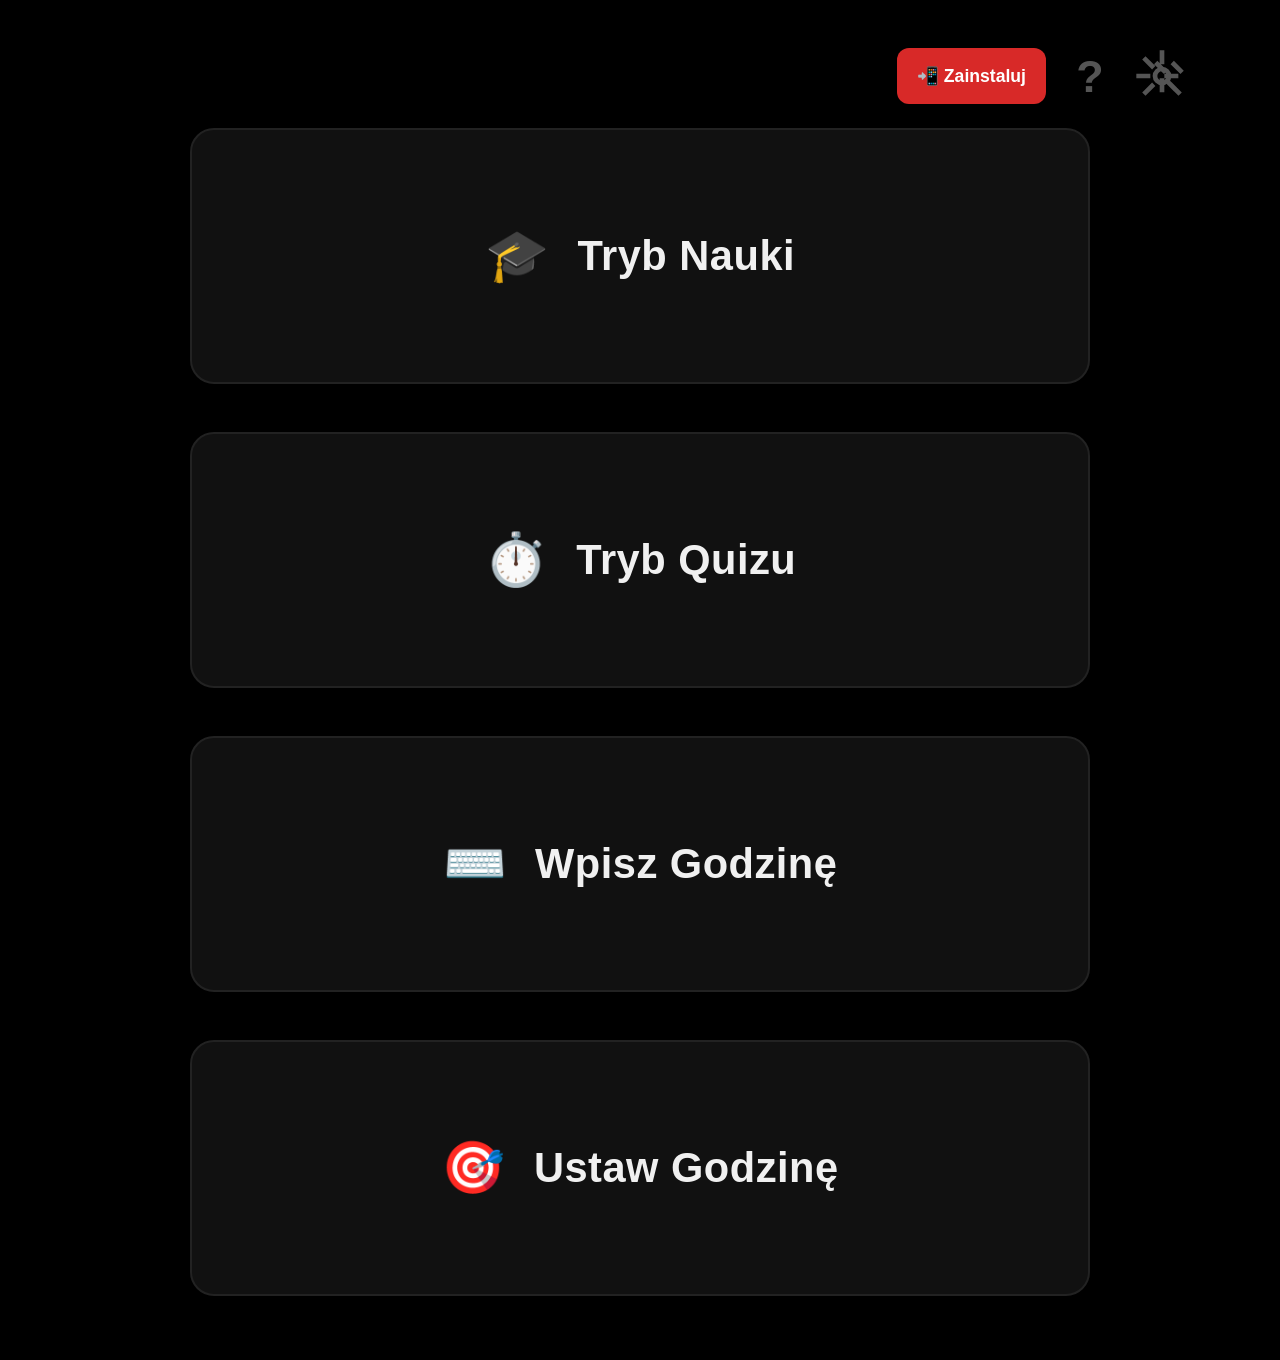
<file: index.html>
<!DOCTYPE html>
<html lang="pl">
<head>
  <meta charset="UTF-8">
  <meta name="viewport" content="width=device-width, initial-scale=1.0">
  <meta name="description" content="Interaktywna aplikacja do nauki czytania godzin na zegarze analogowym. Naucz się czytać godziny w różnych trybów edukacyjnych.">
  <meta name="theme-color" content="#d82928">
  
  <!-- PWA Meta Tags -->
  <meta name="mobile-web-app-capable" content="yes">
  <meta name="apple-mobile-web-app-capable" content="yes">
  <meta name="apple-mobile-web-app-status-bar-style" content="black-translucent">
  <meta name="apple-mobile-web-app-title" content="Zegar">
  
  <!-- Manifest -->
  <link rel="manifest" href="manifest.json">
  
  <!-- PWA Icon dla Apple -->
  <link rel="apple-touch-icon" href="data:image/svg+xml,<svg xmlns='http://www.w3.org/2000/svg' viewBox='0 0 180 180'><rect fill='%23000' width='180' height='180'/><circle cx='90' cy='90' r='70' fill='%23d82928'/><circle cx='90' cy='90' r='62' fill='%23000'/><line x1='90' y1='28' x2='90' y2='54' stroke='%23f0f0f0' stroke-width='4' stroke-linecap='round'/><line x1='90' y1='90' x2='90' y2='45' stroke='%23d82928' stroke-width='5' stroke-linecap='round'/><line x1='90' y1='90' x2='115' y2='90' stroke='%23f0f0f0' stroke-width='3' stroke-linecap='round'/><circle cx='90' cy='90' r='4' fill='%23f0f0f0'/></svg>">
  
  <title>Zegar</title>
  <style>
    * {
      margin: 0;
      padding: 0;
      box-sizing: border-box;
    }

    body {
      background: #000;
      font-family: 'Segoe UI', Tahoma, Geneva, Verdana, sans-serif;
      width: 100%;
      min-height: 100dvh;
      display: flex;
      flex-direction: column;
      justify-content: space-between;
      align-items: center;
      padding: clamp(16px, 4vw, 48px) 0 clamp(24px, 5vw, 64px);
    }

    .nav-btn {
      display: flex;
      align-items: center;
      justify-content: center;
      gap: clamp(12px, 3vw, 28px);
      width: min(900px, 90vw);
      height: clamp(80px, 20vw, 260px);
      text-decoration: none;
      color: #f0f0f0;
      background: #111;
      border: 2px solid #222;
      border-radius: 24px;
      font-size: clamp(1.2rem, 3.5vw, 2.6rem);
      font-weight: 700;
      letter-spacing: 0.5px;
      transition: background 0.2s, border-color 0.2s;
      -webkit-tap-highlight-color: transparent;
    }

    .nav-btn:hover,
    .nav-btn:active {
      background: #1a1a1a;
      border-color: var(--accent-color, #d82928);
    }

    .nav-btn .icon {
      font-size: clamp(1.6rem, 4vw, 3.2rem);
    }

    .nav-buttons {
      display: flex;
      flex-direction: column;
      gap: clamp(20px, 5vw, 48px);
    }

    .topbar {
      width: min(1100px, 95vw);
      height: auto;
      min-height: clamp(48px, 8vw, 80px);
      display: flex;
      justify-content: space-between;
      align-items: flex-start;
      flex-shrink: 0;
    }

    .topbar-right {
      display: flex;
      align-items: center;
      gap: 16px;
    }

    .hint-area {
      flex: 1;
      margin: 0 28px;
      color: #888;
      font-size: 1.3rem;
      font-weight: 500;
      line-height: 1.5;
      text-align: center;
      opacity: 0;
      pointer-events: none;
      transition: opacity 0.2s;
    }
    .hint-area.active { opacity: 1; }

    .help-btn {
      width: clamp(36px, 8vw, 56px);
      height: clamp(36px, 8vw, 56px);
      border: none;
      background: transparent;
      color: #555;
      font-size: 2.8rem;
      font-weight: 700;
      cursor: pointer;
      display: flex;
      align-items: center;
      justify-content: center;
      transition: color 0.2s;
      -webkit-tap-highlight-color: transparent;
      padding: 0;
      line-height: 1;
    }
    .help-btn:hover,
    .help-btn.active {
      color: #f0f0f0;
    }

    .settings-link {
      width: clamp(36px, 8vw, 56px);
      height: clamp(36px, 8vw, 56px);
      color: #555;
      transition: color 0.2s, transform 0.2s;
      -webkit-tap-highlight-color: transparent;
    }

    .settings-link:hover {
      color: #f0f0f0;
      transform: rotate(90deg);
    }

    .install-topbar-btn {
      display: flex;
      align-items: center;
      gap: 10px;
      padding: 0 20px;
      height: clamp(36px, 8vw, 56px);
      background: #d82928;
      color: #fff;
      border: none;
      border-radius: 12px;
      font-size: 1.1rem;
      font-weight: 700;
      cursor: pointer;
      transition: background 0.2s, transform 0.1s;
      -webkit-tap-highlight-color: transparent;
      white-space: nowrap;
    }

    .install-topbar-btn.hidden {
      display: none;
    }

    .install-topbar-btn:hover {
      background: #ff3333;
      transform: scale(1.03);
    }

    .manual-install-modal {
      position: fixed;
      top: 0;
      left: 0;
      right: 0;
      bottom: 0;
      background: rgba(0,0,0,0.9);
      display: none;
      justify-content: center;
      align-items: center;
      z-index: 2000;
      padding: 20px;
    }

    .manual-install-modal.show {
      display: flex;
    }

    .manual-install-content {
      background: #1a1a1a;
      border: 2px solid #d82928;
      border-radius: 16px;
      padding: 32px;
      max-width: 500px;
      color: #f0f0f0;
      text-align: center;
    }

    .manual-install-content h2 {
      margin-bottom: 20px;
      font-size: 1.5rem;
    }

    .manual-install-content p {
      margin-bottom: 16px;
      font-size: 1rem;
      line-height: 1.6;
      color: #ccc;
    }

    .manual-install-content .steps {
      text-align: left;
      margin: 20px 0;
      padding-left: 20px;
    }

    .manual-install-content .steps li {
      margin-bottom: 12px;
      font-size: 1rem;
    }

    .manual-install-content .close-modal-btn {
      margin-top: 20px;
      padding: 12px 32px;
      background: #d82928;
      color: #fff;
      border: none;
      border-radius: 8px;
      font-size: 1rem;
      font-weight: 600;
      cursor: pointer;
    }

    .install-prompt {
      position: fixed;
      bottom: 20px;
      right: 20px;
      background: #1a1a1a;
      border: 2px solid #d82928;
      border-radius: 12px;
      padding: 16px;
      color: #f0f0f0;
      z-index: 1000;
      display: none;
      flex-direction: column;
      gap: 12px;
      max-width: 300px;
    }

    .install-prompt.show {
      display: flex;
    }

    .install-prompt-text {
      font-size: 0.9rem;
    }

    .install-buttons {
      display: flex;
      gap: 8px;
    }

    .install-btn {
      flex: 1;
      padding: 8px 12px;
      border: none;
      border-radius: 6px;
      cursor: pointer;
      font-weight: 600;
      font-size: 0.8rem;
      transition: background 0.2s;
    }

    .install-btn.install {
      background: #d82928;
      color: #000;
    }

    .install-btn.install:hover {
      background: #ff3333;
    }

    .install-btn.cancel {
      background: #333;
      color: #f0f0f0;
    }

    .install-btn.cancel:hover {
      background: #444;
    }
  </style>
</head>
<body>

  <div class="topbar">
    <div style="width:56px"></div>
    <div class="hint-area" id="hintArea">Wybierz tryb gry</div>
    <div class="topbar-right">
      <button class="install-topbar-btn" id="installTopbarBtn" title="Zainstaluj aplikację">📲 Zainstaluj</button>
      <button class="help-btn" id="helpBtn">?</button>
      <a href="ustawienia.html" class="settings-link" title="Ustawienia">
        <svg viewBox="0 0 24 24" fill="none" stroke="currentColor" stroke-width="2" width="56" height="56">
          <circle cx="12" cy="12" r="3"></circle>
          <path d="M12 1v6m0 6v6M4.22 4.22l4.24 4.24m5.08 5.08l4.24 4.24M1 12h6m6 0h6M4.22 19.78l4.24-4.24m5.08-5.08l-4.24-4.24M19.78 19.78l-4.24-4.24m5.08-5.08l-4.24-4.24"></path>
        </svg>
      </a>
    </div>
  </div>

  <div class="nav-buttons">
    <a href="nauka.html" class="nav-btn" data-hint="Swobodnie przestawiaj wskazówki zegara palcem i obserwuj czas na wyświetlaczu cyfrowym.">
      <span class="icon">🎓</span>
      Tryb Nauki
    </a>

    <a href="godziny.html" class="nav-btn" data-hint="Odczytaj godzinę z zegara analogowego i wybierz poprawną odpowiedź spośród trzech podanych.">
      <span class="icon">⏱️</span>
      Tryb Quizu
    </a>

    <a href="wpisz.html" class="nav-btn" data-hint="Odczytaj godzinę z zegara analogowego i wpisz ją samodzielnie cyframi na klawiaturze.">
      <span class="icon">⌨️</span>
      Wpisz Godzinę
    </a>

    <a href="ustaw.html" class="nav-btn" data-hint="Przestaw wskazówki zegara tak, aby pokazywały podaną godzinę, a następnie zatwierdź odpowiedź.">
      <span class="icon">🎯</span>
      Ustaw Godzinę
    </a>
  </div>

  <div></div>

  <!-- Install Prompt -->
  <div class="install-prompt" id="installPrompt">
    <div class="install-prompt-text">🚀 Zainstaluj aplikację Zegar na swoim urządzeniu!</div>
    <div class="install-buttons">
      <button class="install-btn install" id="installBtn">Instaluj</button>
      <button class="install-btn cancel" id="dismissBtn">Nie, dzięki</button>
    </div>
  </div>

  <!-- Manual Install Modal -->
  <div class="manual-install-modal" id="manualInstallModal">
    <div class="manual-install-content">
      <h2>📲 Jak zainstalować aplikację?</h2>
      <p>Twoja przeglądarka nie obsługuje automatycznej instalacji. Wykonaj poniższe kroki:</p>
      
      <div id="androidInstructions" style="display:none">
        <ol class="steps">
          <li>Kliknij <strong>menu</strong> (⋮) w prawym górnym rogu Chrome</li>
          <li>Wybierz <strong>"Zainstaluj aplikację"</strong> lub <strong>"Dodaj do ekranu głównego"</strong></li>
          <li>Potwierdź instalację</li>
        </ol>
      </div>
      
      <div id="iosInstructions" style="display:none">
        <ol class="steps">
          <li>Kliknij przycisk <strong>Udostępnij</strong> (↑) na dole Safari</li>
          <li>Przewiń i wybierz <strong>"Dodaj do ekranu początkowego"</strong></li>
          <li>Kliknij <strong>"Dodaj"</strong> w prawym górnym rogu</li>
        </ol>
      </div>
      
      <div id="desktopInstructions" style="display:none">
        <ol class="steps">
          <li>Kliknij ikonę <strong>instalacji</strong> (⬇) w pasku adresu</li>
          <li>Lub menu (⋮) → <strong>"Zainstaluj Zegar"</strong></li>
          <li>Potwierdź instalację</li>
        </ol>
      </div>
      
      <button class="close-modal-btn" id="closeModalBtn">Rozumiem</button>
    </div>
  </div>

  <script>
    // Rejestracja Service Workera
    if ('serviceWorker' in navigator) {
      navigator.serviceWorker.register('./service-worker.js', { scope: '/Zegar/' }).then(reg => {
        console.log('✅ Service Worker zarejestrowany:', reg);
        
        reg.addEventListener('updatefound', () => {
          const newWorker = reg.installing;
          newWorker.addEventListener('statechange', () => {
            if (newWorker.state === 'installed' && navigator.serviceWorker.controller) {
              console.log('🔄 Nowa wersja aplikacji dostępna');
              // Można tutaj pokazać powiadomienie o nowej wersji
            }
          });
        });
      }).catch(err => {
        console.error('❌ Błąd rejestracji Service Workera:', err);
      });

      // Automatyczne sprawdzanie aktualizacji co 60 sekund
      setInterval(() => {
        navigator.serviceWorker.getRegistration().then(reg => {
          if (reg) reg.update();
        });
      }, 60000);
    }

    // PWA Install Prompt
    let deferredPrompt = null;
    const installTopbarBtn = document.getElementById('installTopbarBtn');
    const installPrompt = document.getElementById('installPrompt');
    const installBtn = document.getElementById('installBtn');
    const dismissBtn = document.getElementById('dismissBtn');
    const manualModal = document.getElementById('manualInstallModal');
    const closeModalBtn = document.getElementById('closeModalBtn');

    // Ukryj przycisk jeśli już zainstalowane (standalone mode)
    if (window.matchMedia('(display-mode: standalone)').matches || window.navigator.standalone) {
      installTopbarBtn.classList.add('hidden');
    }

    // Wykryj platformę dla instrukcji
    function detectPlatform() {
      const ua = navigator.userAgent;
      if (/iPad|iPhone|iPod/.test(ua)) return 'ios';
      if (/Android/.test(ua)) return 'android';
      return 'desktop';
    }

    function showManualInstructions() {
      const platform = detectPlatform();
      document.getElementById('androidInstructions').style.display = platform === 'android' ? 'block' : 'none';
      document.getElementById('iosInstructions').style.display = platform === 'ios' ? 'block' : 'none';
      document.getElementById('desktopInstructions').style.display = platform === 'desktop' ? 'block' : 'none';
      manualModal.classList.add('show');
    }

    function hideInstallUI() {
      installTopbarBtn.classList.add('hidden');
      installPrompt.classList.remove('show');
      manualModal.classList.remove('show');
    }

    async function triggerInstall() {
      if (deferredPrompt) {
        // Natywna instalacja — Chrome/Edge
        deferredPrompt.prompt();
        const { outcome } = await deferredPrompt.userChoice;
        console.log(`📱 Wybór: ${outcome}`);
        deferredPrompt = null;
        if (outcome === 'accepted') hideInstallUI();
      } else {
        // Fallback — pokaz instrukcję
        showManualInstructions();
      }
    }

    window.addEventListener('beforeinstallprompt', e => {
      e.preventDefault();
      deferredPrompt = e;
      console.log('📱 Instalacja natywna dostępna');
    });

    // Kliknięcie przycisku w topbarze
    installTopbarBtn.addEventListener('click', triggerInstall);

    // Kliknięcie w baner na dole
    installBtn.addEventListener('click', triggerInstall);

    dismissBtn.addEventListener('click', () => {
      installPrompt.classList.remove('show');
    });

    closeModalBtn.addEventListener('click', () => {
      manualModal.classList.remove('show');
    });

    // Zamknij modal klikając w tło
    manualModal.addEventListener('click', e => {
      if (e.target === manualModal) manualModal.classList.remove('show');
    });

    window.addEventListener('appinstalled', () => {
      console.log('✅ Zainstalowano!');
      hideInstallUI();
      deferredPrompt = null;
    });

    // Kolorowanie zgodnie z ustawieniami
    const handColor = localStorage.getItem('zegar_handColor') || 'white';
    const colorMap = { white: '#f0f0f0', blue: '#2563eb', red: '#d82928' };
    document.documentElement.style.setProperty('--accent-color', colorMap[handColor] || '#f0f0f0');

    // Help system
    const helpBtn = document.getElementById('helpBtn');
    const hintArea = document.getElementById('hintArea');
    const defaultHint = 'Wybierz tryb gry';
    let helpActive = false;

    helpBtn.addEventListener('click', () => {
      helpActive = !helpActive;
      helpBtn.classList.toggle('active', helpActive);
      hintArea.textContent = defaultHint;
      hintArea.classList.toggle('active', helpActive);
    });

    document.querySelectorAll('.nav-btn').forEach(btn => {
      btn.addEventListener('mouseenter', () => {
        hintArea.textContent = btn.dataset.hint;
        hintArea.classList.add('active');
      });
      btn.addEventListener('mouseleave', () => {
        hintArea.textContent = defaultHint;
        hintArea.classList.toggle('active', helpActive);
      });
    });
  </script>

</body>
</html>
</file>
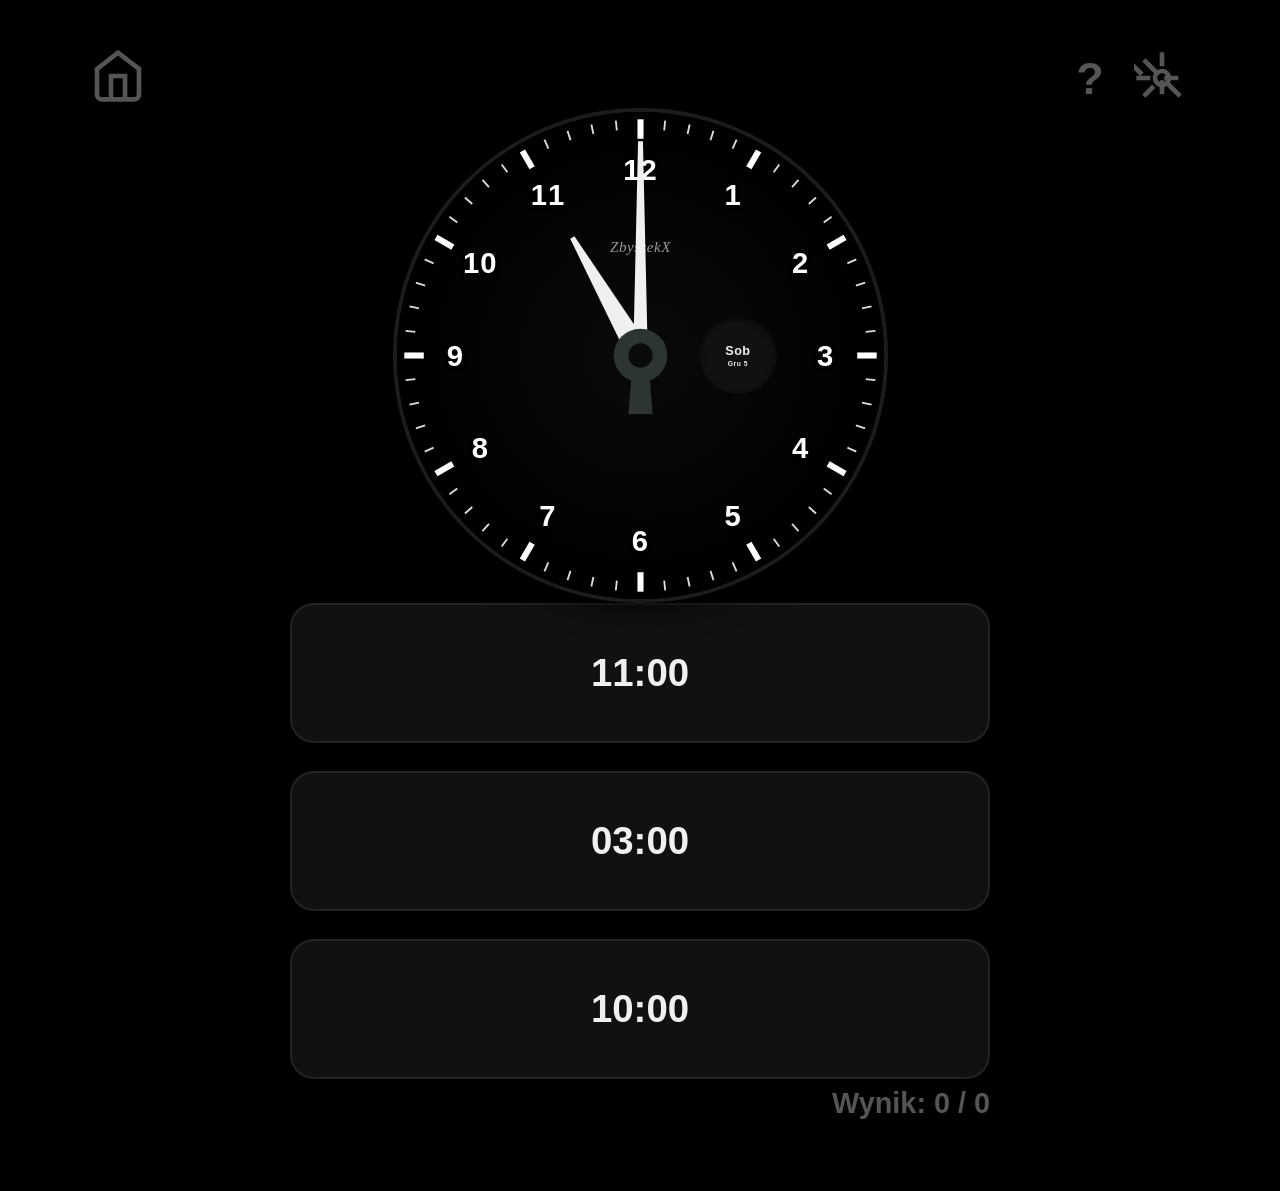
<file: godziny.html>
<!DOCTYPE html>
<html lang="pl">
	<head>
		<meta charset="UTF-8" />
		<meta name="viewport" content="width=device-width, initial-scale=1.0" />
		<title>Quiz ABC</title>
		<link rel="stylesheet" href="clock-styles.css" />
		<style>
			* {
				margin: 0;
				padding: 0;
				box-sizing: border-box;
			}

			body {
				font-family: "Segoe UI", Tahoma, Geneva, Verdana, sans-serif;
				background: #000;
				color: #f0f0f0;
				width: 100%;
				min-height: 100dvh;
				display: flex;
				flex-direction: column;
				align-items: center;
				justify-content: space-between;
				padding: clamp(16px, 4vw, 48px) 0 clamp(24px, 5vw, 64px);
			}

			/* Top bar */
			.topbar {
				width: min(1100px, 95vw);
				display: flex;
				justify-content: space-between;
				align-items: center;
			}

			.icon-btn {
				width: clamp(36px, 8vw, 56px);
				height: clamp(36px, 8vw, 56px);
				cursor: pointer;
				color: #555;
				transition: color 0.2s;
				-webkit-tap-highlight-color: transparent;
			}

			.icon-btn:hover { color: #f0f0f0; }

			.settings-icon {
				transition: color 0.2s, transform 0.2s;
			}

			.settings-icon:hover {
				transform: rotate(90deg);
			}

			/* Clock */
			#clockContainer .clock {
				width: clamp(280px, min(85vw, 55vh), 700px);
				height: clamp(280px, min(85vw, 55vh), 700px);
			}

			#clockContainer .clock .numbers .num {
				font-size: clamp(20px, 6cqi, 42px);
			}

			#clockContainer .clock .digital-time {
				font-size: clamp(9px, 2.6cqi, 18px);
			}

			#clockContainer .clock .digital-date {
				font-size: clamp(5px, 1.4cqi, 10px);
			}

			#clockContainer .clock .brand {
				font-size: clamp(11px, 3.1cqi, 22px);
			}

			/* Answer buttons */
			.answers-grid {
				display: flex;
				flex-direction: column;
				gap: clamp(12px, 3vw, 28px);
				width: min(700px, 90vw);
			}

			.answer-btn {
				width: 100%;
				height: clamp(70px, 14vw, 140px);
				background: #111;
				border: 2px solid #222;
				border-radius: 24px;
				font-size: clamp(1rem, 3vw, 2.4rem);
				font-weight: 600;
				cursor: pointer;
				color: #f0f0f0;
				transition: background 0.2s, border-color 0.2s;
				-webkit-tap-highlight-color: transparent;
			}

			.answer-btn:hover {
				background: #1a1a1a;
				border-color: #444;
			}

			.answer-btn.correct {
				background: #16a34a;
				border-color: #16a34a;
				color: white;
			}

			.answer-btn.wrong {
				background: #dc2626;
				border-color: #dc2626;
				color: white;
			}

			/* Feedback & score */
			.bottom-info {
				width: min(700px, 90vw);
				display: flex;
				justify-content: space-between;
				align-items: center;
			}

			.feedback {
				font-size: 1.8rem;
				font-weight: 600;
				min-height: 48px;
			}

			.feedback.ok  { color: #16a34a; }
			.feedback.bad { color: #dc2626; }

			.score {
				font-size: 1.8rem;
				font-weight: 600;
				color: #555;
			}

			/* Modal */
			.modal {
				display: none;
				position: fixed;
				inset: 0;
				background: rgba(0, 0, 0, 0.7);
				z-index: 1000;
			}

			.modal.active {
				display: flex;
				align-items: center;
				justify-content: center;
			}

			.modal-content {
				background: #111;
				border: 2px solid #222;
				border-radius: 24px;
				padding: 48px;
				min-width: 600px;
				display: grid;
				gap: 20px;
			}

			.modal-modes {
				display: grid;
				gap: 16px;
			}

			.mode-toggle {
				padding: 24px 28px;
				border: 2px solid #333;
				background: #1a1a1a;
				border-radius: 16px;
				font-size: 1.2rem;
				font-weight: 600;
				cursor: pointer;
				color: #f0f0f0;
				transition: all 0.2s;
				-webkit-tap-highlight-color: transparent;
			}

			.mode-toggle:hover  { background: #222; }
			.mode-toggle.active { background: #2563eb; border-color: #2563eb; color: white; }

			.sound-toggle {
				display: flex;
				align-items: center;
				justify-content: space-between;
				padding: 24px 28px;
				background: #1a1a1a;
				border: 2px solid #333;
				border-radius: 16px;
				font-size: 1.4rem;
				font-weight: 600;
				cursor: pointer;
				-webkit-tap-highlight-color: transparent;
			}

			.toggle-switch {
				width: 72px;
				height: 36px;
				background: #333;
				border-radius: 18px;
				position: relative;
				transition: background 0.2s;
				flex-shrink: 0;
			}

			.toggle-switch.active {
				background: #16a34a;
			}

			.toggle-switch::after {
				content: '';
				position: absolute;
				width: 28px;
				height: 28px;
				background: white;
				border-radius: 50%;
				top: 4px;
				left: 4px;
				transition: transform 0.2s;
			}

			.toggle-switch.active::after {
				transform: translateX(36px);
			}

			/* Help hint */
			.hint-area {
				flex: 1;
				margin: 0 28px;
				color: #888;
				font-size: 1.3rem;
				font-weight: 500;
				line-height: 1.5;
				text-align: center;
				opacity: 0;
				pointer-events: none;
				transition: opacity 0.2s;
			}
			.hint-area.active { opacity: 1; }

			.topbar-right {
				display: flex;
				align-items: center;
				gap: 16px;
			}

			.help-btn {
				width: clamp(36px, 8vw, 56px);
				height: clamp(36px, 8vw, 56px);
				border: none;
				background: transparent;
				color: #555;
				font-size: 2.8rem;
				font-weight: 700;
				cursor: pointer;
				display: flex;
				align-items: center;
				justify-content: center;
				transition: color 0.2s;
				-webkit-tap-highlight-color: transparent;
				padding: 0;
				line-height: 1;
			}
			.help-btn:hover,
			.help-btn.active {
				color: #f0f0f0;
			}
		</style>
	</head>
	<body>

		<div class="topbar">
			<a href="start.html" title="Wróć do menu">
				<svg class="icon-btn" viewBox="0 0 24 24" fill="none" stroke="currentColor" stroke-width="2">
					<path d="M3 9l9-7 9 7v11a2 2 0 0 1-2 2H5a2 2 0 0 1-2-2z"></path>
					<polyline points="9 22 9 12 15 12 15 22"></polyline>
				</svg>
			</a>
			<div class="hint-area" id="hintArea">Odczytaj godzinę z zegara i wybierz poprawną odpowiedź spośród trzech opcji.</div>
			<div class="topbar-right">
				<button class="help-btn" id="helpBtn">?</button>
				<svg class="icon-btn settings-icon" id="settingsIcon" viewBox="0 0 24 24" fill="none" stroke="currentColor" stroke-width="2">
					<circle cx="12" cy="12" r="3"></circle>
					<path d="M12 1v6m0 6v6M4.22 4.22l4.24 4.24m5.08 5.08l4.24 4.24M1 12h6m6 0h6M4.22 19.78l4.24-4.24m-5.08-5.08l-4.24-4.24M19.78 19.78l-4.24-4.24m-5.08-5.08l-4.24-4.24"></path>
				</svg>
			</div>
		</div>

		<div id="clockContainer"></div>

		<div class="answers-grid">
			<button class="answer-btn" id="ans0">--:--</button>
			<button class="answer-btn" id="ans1">--:--</button>
			<button class="answer-btn" id="ans2">--:--</button>
		</div>

		<div class="bottom-info">
			<div class="feedback" id="feedback"></div>
			<div class="score" id="score">Wynik: 0 / 0</div>
		</div>

		<div class="modal" id="settingsModal">
			<div class="modal-content">
				<div class="modal-modes">
					<button class="mode-toggle active" data-mode="full">Pełne godziny</button>
					<button class="mode-toggle" data-mode="half">Połówki (30 min)</button>
					<button class="mode-toggle" data-mode="quarter">Kwadranse (15, 45 min)</button>
					<button class="mode-toggle" data-mode="five">Co 5 minut</button>
					<button class="mode-toggle" data-mode="any">Każda minuta</button>
				</div>
				<div class="sound-toggle" id="soundToggleRow">
					<span>Dźwięki</span>
					<div class="toggle-switch active" id="soundToggle"></div>
				</div>
			</div>
		</div>

		<script src="clock-renderer.js"></script>
		<script>
			// ==================== Load Global Settings ====================
			const STORAGE_KEYS = {
				activeModes: 'zegar_activeModes',
				soundEnabled: 'zegar_soundEnabled',
				clockBg: 'zegar_clockBg',
				handColor: 'zegar_handColor',
			};

			function loadGlobalSettings() {
				return {
					activeModes: JSON.parse(localStorage.getItem(STORAGE_KEYS.activeModes)) || ['full'],
					soundEnabled: localStorage.getItem(STORAGE_KEYS.soundEnabled) !== 'false',
					clockBg: localStorage.getItem(STORAGE_KEYS.clockBg) || 'solid',
					handColor: localStorage.getItem(STORAGE_KEYS.handColor) || 'white',
				};
			}

			const globalSettings = loadGlobalSettings();

			// Initialize clock using the module
			const clockContainer = document.getElementById("clockContainer");
			const clock = new ClockRenderer(clockContainer, {
				size: 'sm',
				interactive: false,
				showBrand: true,
				showDigital: true,
				showDate: true,
				showSecondHand: false,
				showBgControls: false,
				handColor: globalSettings.handColor,
			});

			// Apply saved background
			clock.setBackground(globalSettings.clockBg);

			const feedbackEl = document.getElementById("feedback");
			const scoreEl = document.getElementById("score");

			const answerButtons = [
				document.getElementById("ans0"),
				document.getElementById("ans1"),
				document.getElementById("ans2"),
			];

			let currentTime = { hour: 12, minute: 0 };
			let correctIndex = 0;
			let totalAnswers = 0;
			let correctAnswers = 0;
			let activeModes = new Set(globalSettings.activeModes);
			let soundEnabled = globalSettings.soundEnabled;
			let audioContext = null;

			// Sync mode toggles UI to match loaded settings
			document.querySelectorAll('.mode-toggle').forEach(btn => {
				btn.classList.toggle('active', activeModes.has(btn.dataset.mode));
			});

			// Sync sound toggle UI
			const soundToggleInit = document.getElementById('soundToggle');
			soundToggleInit.classList.toggle('active', soundEnabled);

			function initAudioContext() {
				if (!audioContext) {
					audioContext = new (window.AudioContext || window.webkitAudioContext)();
				}
				if (audioContext.state === 'suspended') {
					audioContext.resume();
				}
			}

			function playBeep(frequency, duration) {
				if (!soundEnabled) return;
				initAudioContext();
				const oscillator = audioContext.createOscillator();
				const gainNode = audioContext.createGain();
				oscillator.connect(gainNode);
				gainNode.connect(audioContext.destination);
				oscillator.frequency.value = frequency;
				oscillator.type = 'sine';
				gainNode.gain.setValueAtTime(0.3, audioContext.currentTime);
				gainNode.gain.exponentialRampToValueAtTime(0.01, audioContext.currentTime + duration / 1000);
				oscillator.start(audioContext.currentTime);
				oscillator.stop(audioContext.currentTime + duration / 1000);
			}

			function playSuccess() { playBeep(880, 150); }
			function playError()   { playBeep(220, 300); }

			const MODE_MINUTES = {
				full: [0],
				half: [30],
				quarter: [15, 45],
				five: [0, 5, 10, 15, 20, 25, 30, 35, 40, 45, 50, 55],
				any: Array.from({ length: 60 }, (_, i) => i),
			};

			function formatTime(hour, minute) {
				const h = String(hour).padStart(2, "0");
				const m = String(minute).padStart(2, "0");
				return `${h}:${m}`;
			}

			function randomMinute() {
				const allMinutes = new Set();
				activeModes.forEach((mode) => {
					MODE_MINUTES[mode].forEach((m) => allMinutes.add(m));
				});
				const minutesArray = Array.from(allMinutes);
				return minutesArray[Math.floor(Math.random() * minutesArray.length)];
			}

			function generateOptions(correctTime) {
				const options = new Set([formatTime(correctTime.hour, correctTime.minute)]);
				while (options.size < 3) {
					const hour = Math.floor(Math.random() * 12) + 1;
					const minute = randomMinute();
					options.add(formatTime(hour, minute));
				}
				return Array.from(options);
			}

			function shuffle(array) {
				for (let i = array.length - 1; i > 0; i--) {
					const j = Math.floor(Math.random() * (i + 1));
					[array[i], array[j]] = [array[j], array[i]];
				}
				return array;
			}

			function setNewQuestion() {
				const hour = Math.floor(Math.random() * 12) + 1;
				const minute = randomMinute();
				currentTime = { hour, minute };

				// Use clock renderer to display time
				clock.setTime(hour, minute);

				const options = shuffle(generateOptions(currentTime));
				correctIndex = options.indexOf(formatTime(hour, minute));

				options.forEach((value, idx) => {
					const btn = answerButtons[idx];
					btn.textContent = value;
					btn.className = "answer-btn";
					btn.disabled = false;
					btn.onclick = () => checkAnswer(idx);
				});

				feedbackEl.textContent = "";
				feedbackEl.className = "feedback";
			}

			function checkAnswer(selectedIndex) {
				// Disable all buttons to prevent multiple clicks
				answerButtons.forEach(btn => btn.disabled = true);

				totalAnswers += 1;
				const correctTimeText = formatTime(currentTime.hour, currentTime.minute);

				if (selectedIndex === correctIndex) {
					correctAnswers += 1;
					feedbackEl.textContent = `Dobrze! ${correctTimeText}.`;
					feedbackEl.className = "feedback ok";
					answerButtons[selectedIndex].classList.add("correct");
					playSuccess();
				} else {
					feedbackEl.textContent = `Nie tym razem. ${correctTimeText}.`;
					feedbackEl.className = "feedback bad";
					answerButtons[selectedIndex].classList.add("wrong");
					answerButtons[correctIndex].classList.add("correct");
					playError();
				}
				scoreEl.textContent = `Wynik: ${correctAnswers} / ${totalAnswers}`;

				setTimeout(setNewQuestion, 2000);
			}

			const settingsIcon = document.getElementById("settingsIcon");
			const settingsModal = document.getElementById("settingsModal");

			settingsIcon.addEventListener("click", () => {
				settingsModal.classList.add("active");
			});

			settingsModal.addEventListener("click", (e) => {
				if (e.target === settingsModal) {
					settingsModal.classList.remove("active");
				}
			});

			document.addEventListener("keydown", (e) => {
				if (e.key === "Escape") {
					settingsModal.classList.remove("active");
				}
			});

			document.querySelectorAll(".mode-toggle").forEach((btn) => {
				btn.addEventListener("click", () => {
					const mode = btn.dataset.mode;
					if (activeModes.has(mode)) {
						if (activeModes.size > 1) {
							activeModes.delete(mode);
							btn.classList.remove("active");
						}
					} else {
						activeModes.add(mode);
						btn.classList.add("active");
					}
					setNewQuestion();
				});
			});

			const soundToggle = document.getElementById("soundToggle");
			soundToggle.addEventListener("click", () => {
				soundEnabled = !soundEnabled;
				soundToggle.classList.toggle("active");
				if (soundEnabled) {
					initAudioContext();
					playBeep(660, 100);
				}
			});

			const helpBtn = document.getElementById('helpBtn');
			const hintArea = document.getElementById('hintArea');
			helpBtn.addEventListener('click', () => {
				hintArea.classList.toggle('active');
				helpBtn.classList.toggle('active');
			});

			setNewQuestion();
		</script>
	</body>
</html>
</file>
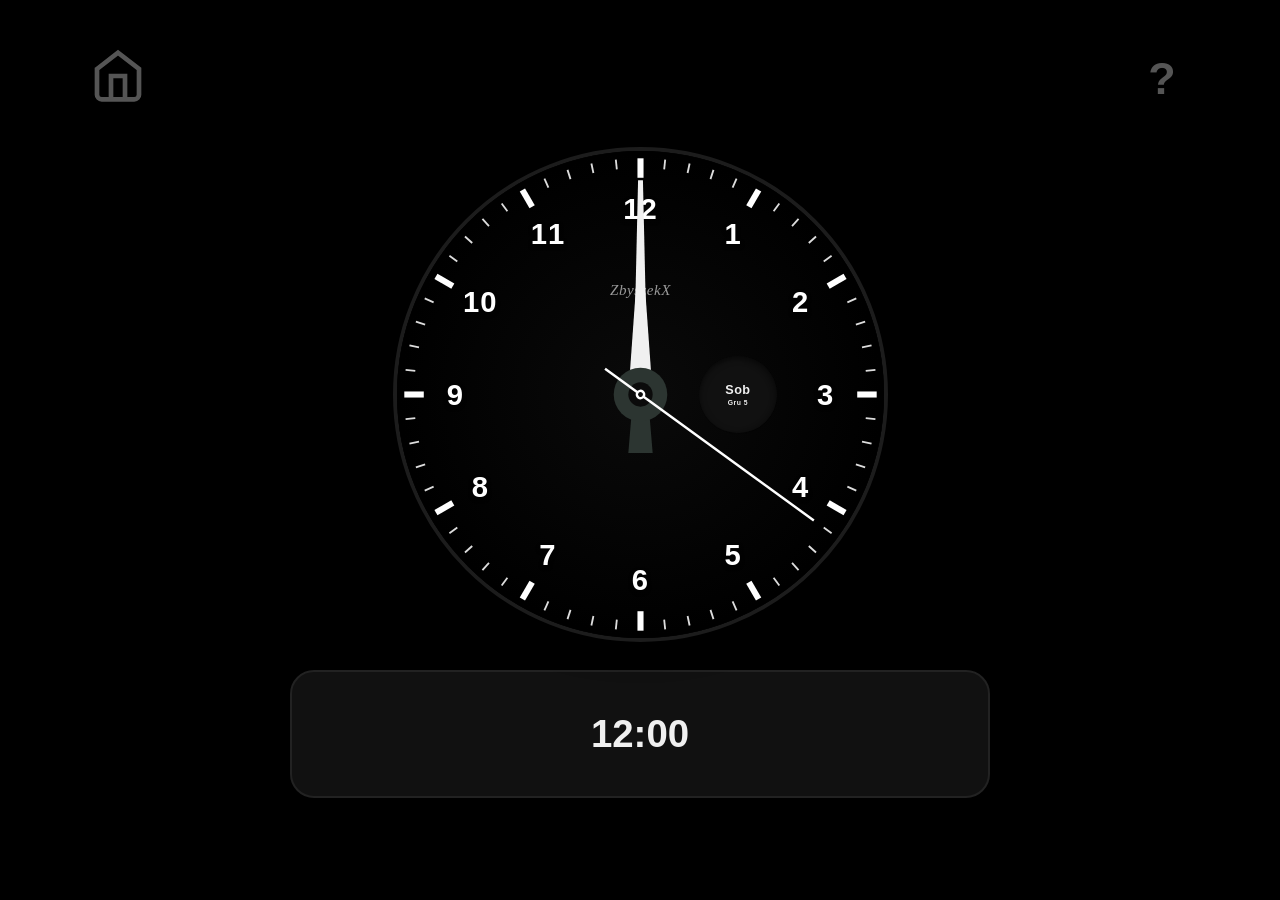
<file: nauka.html>
<!DOCTYPE html>
<html lang="pl">
<head>
  <meta charset="UTF-8">
  <meta name="viewport" content="width=device-width, initial-scale=1.0">
  <title>Nauka godzin - Tryb Interaktywny</title>
  <link rel="stylesheet" href="clock-styles.css" />
  <style>
    * {
      margin: 0;
      padding: 0;
      box-sizing: border-box;
    }

    body {
      background: #000;
      font-family: 'Segoe UI', Tahoma, Geneva, Verdana, sans-serif;
      width: 100%;
      min-height: 100dvh;
      display: flex;
      flex-direction: column;
      align-items: center;
      justify-content: space-between;
      padding: clamp(16px, 4vw, 48px) 0 clamp(24px, 5vw, 64px);
    }

    .topbar {
      width: min(1100px, 95vw);
      display: flex;
      justify-content: space-between;
      align-items: center;
    }

    .icon-btn {
      width: clamp(36px, 8vw, 56px);
      height: clamp(36px, 8vw, 56px);
      cursor: pointer;
      color: #555;
      transition: color 0.2s;
      -webkit-tap-highlight-color: transparent;
    }

    .icon-btn:hover { color: #f0f0f0; }

    #clockContainer .clock {
      width: clamp(280px, min(85vw, 55vh), 700px);
      height: clamp(280px, min(85vw, 55vh), 700px);
    }

    #clockContainer .clock .numbers .num { font-size: clamp(20px, 6cqi, 42px); }
    #clockContainer .clock .digital-time  { font-size: clamp(9px, 2.6cqi, 18px); }
    #clockContainer .clock .digital-date  { font-size: clamp(5px, 1.4cqi, 10px); }
    #clockContainer .clock .brand         { font-size: clamp(11px, 3.1cqi, 22px); }

    #timeDisplay {
      width: min(700px, 90vw);
      height: auto;
      min-height: clamp(64px, 10vw, 140px);
      padding: 16px;
      background: #111;
      border: 2px solid #222;
      border-radius: 24px;
      font-size: clamp(1.4rem, 5vw, 2.4rem);
      font-weight: 600;
      color: #f0f0f0;
      display: flex;
      align-items: center;
      justify-content: center;
      margin: 0;
    }

    .clock-group {
      display: flex;
      flex-direction: column;
      align-items: center;
      gap: 28px;
    }

    /* Help hint */
    .hint-area {
      flex: 1;
      margin: 0 28px;
      color: #888;
      font-size: 1.3rem;
      font-weight: 500;
      line-height: 1.5;
      text-align: center;
      opacity: 0;
      pointer-events: none;
      transition: opacity 0.2s;
    }
    .hint-area.active { opacity: 1; }

    .topbar-right {
      display: flex;
      align-items: center;
      gap: 16px;
    }

    .help-btn {
      width: clamp(36px, 8vw, 56px);
      height: clamp(36px, 8vw, 56px);
      border: none;
      background: transparent;
      color: #555;
      font-size: 2.8rem;
      font-weight: 700;
      cursor: pointer;
      display: flex;
      align-items: center;
      justify-content: center;
      transition: color 0.2s;
      -webkit-tap-highlight-color: transparent;
      padding: 0;
      line-height: 1;
    }
    .help-btn:hover,
    .help-btn.active {
      color: #f0f0f0;
    }
  </style>
</head>
<body>

<div class="topbar">
  <a href="start.html" title="Wróć do menu">
    <svg class="icon-btn" viewBox="0 0 24 24" fill="none" stroke="currentColor" stroke-width="2">
      <path d="M3 9l9-7 9 7v11a2 2 0 0 1-2 2H5a2 2 0 0 1-2-2z"></path>
      <polyline points="9 22 9 12 15 12 15 22"></polyline>
    </svg>
  </a>
  <div class="hint-area" id="hintArea">Przeciągnij wskazówki zegara palcem. Wskazówka minutowa jest dłuższa, godzinowa krótsza.</div>
  <div class="topbar-right">
    <button class="help-btn" id="helpBtn">?</button>
  </div>
</div>

<div class="clock-group">
<div id="clockContainer"></div>

<p id="timeDisplay">12:00</p>
</div>

<div></div>

<script src="clock-renderer.js"></script>
<script>
  // ==================== Load Global Settings ====================
  const STORAGE_KEYS = {
    clockBg: 'zegar_clockBg',
    handColor: 'zegar_handColor',
  };

  function loadGlobalSettings() {
    return {
      clockBg: localStorage.getItem(STORAGE_KEYS.clockBg) || 'solid',
      handColor: localStorage.getItem(STORAGE_KEYS.handColor) || 'white',
    };
  }

  const globalSettings = loadGlobalSettings();

  const clockContainer = document.getElementById("clockContainer");
  const display = document.getElementById("timeDisplay");

  const clock = new ClockRenderer(clockContainer, {
    size: 'normal',
    interactive: true,
    showBrand: true,
    showDigital: true,
    showDate: true,
    showSecondHand: true,
    showBgControls: false,
    handColor: globalSettings.handColor,
    onTimeChange: (h, m) => {
      const hStr = String(h).padStart(2, "0");
      const mStr = String(m).padStart(2, "0");
      display.textContent = `${hStr}:${mStr}`;
    }
  });

  // Apply background from global settings
  clock.setBackground(globalSettings.clockBg);

  const helpBtn = document.getElementById('helpBtn');
  const hintArea = document.getElementById('hintArea');
  helpBtn.addEventListener('click', () => {
    hintArea.classList.toggle('active');
    helpBtn.classList.toggle('active');
  });
</script>

</body>
</html>
</file>
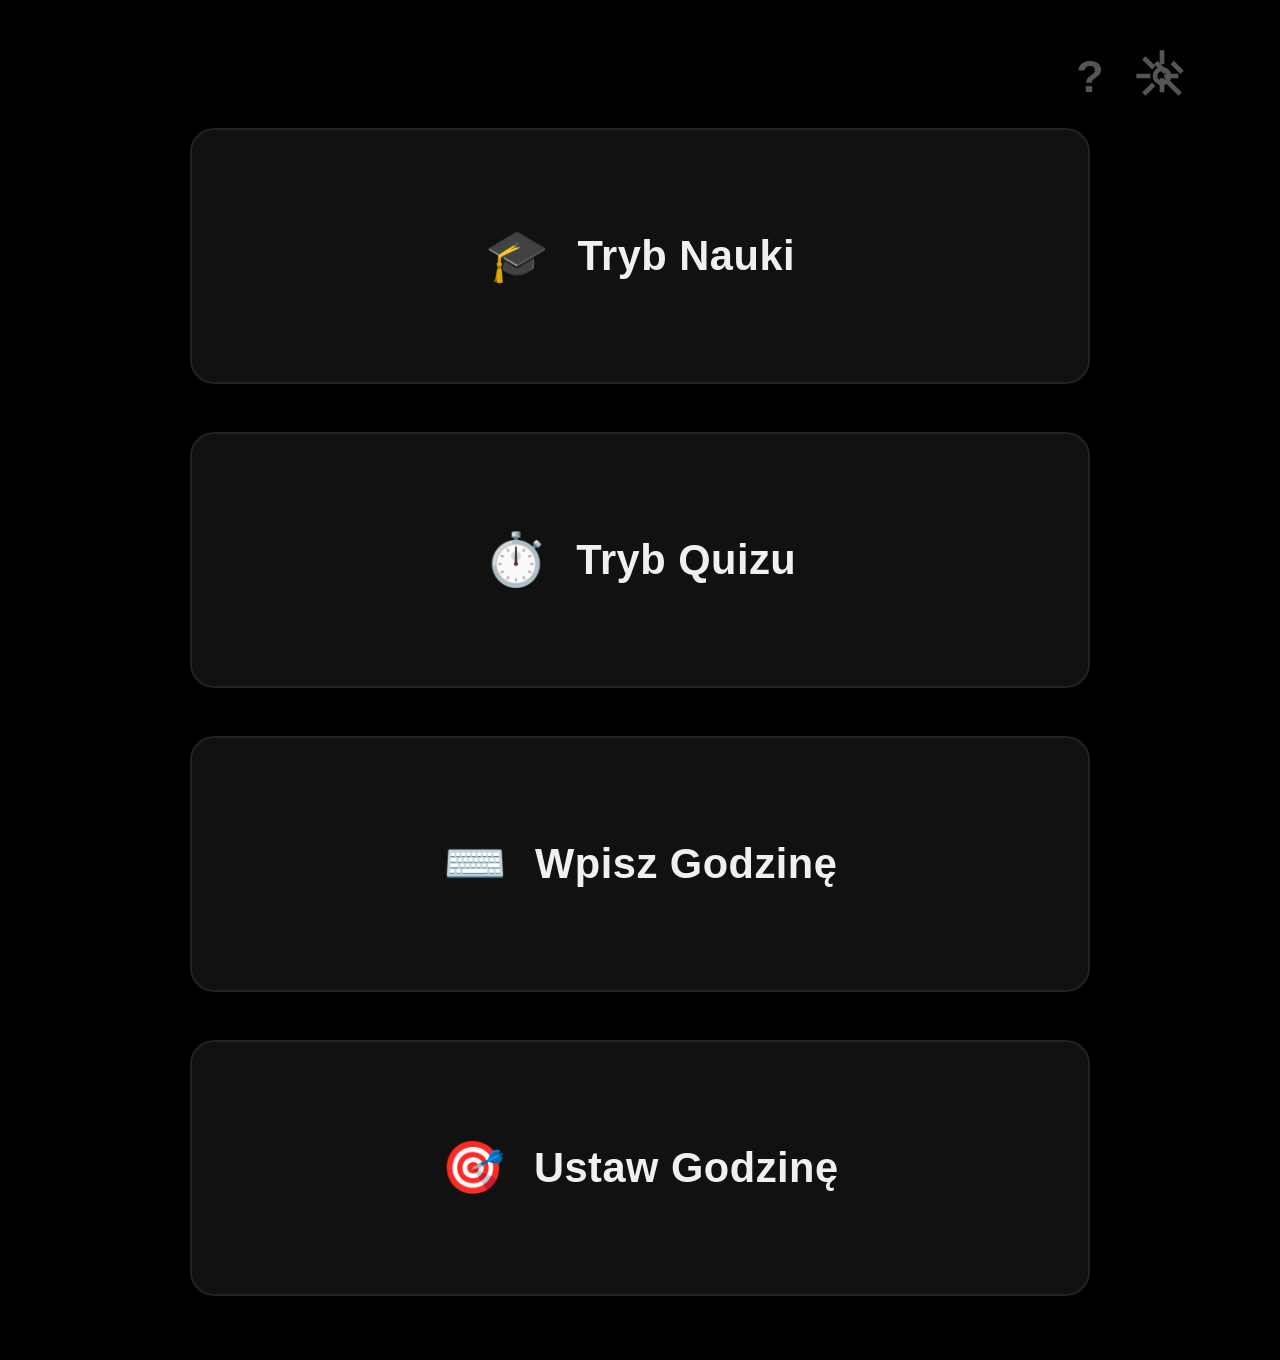
<file: start.html>
<!DOCTYPE html>
<html lang="pl">
<head>
  <meta charset="UTF-8">
  <meta name="viewport" content="width=device-width, initial-scale=1.0">
  <title>Zegar</title>
  <style>
    * {
      margin: 0;
      padding: 0;
      box-sizing: border-box;
    }

    body {
      background: #000;
      font-family: 'Segoe UI', Tahoma, Geneva, Verdana, sans-serif;
      width: 100%;
      min-height: 100dvh;
      display: flex;
      flex-direction: column;
      justify-content: space-between;
      align-items: center;
      padding: clamp(16px, 4vw, 48px) 0 clamp(24px, 5vw, 64px);
    }

    .nav-btn {
      display: flex;
      align-items: center;
      justify-content: center;
      gap: clamp(12px, 3vw, 28px);
      width: min(900px, 90vw);
      height: clamp(80px, 20vw, 260px);
      text-decoration: none;
      color: #f0f0f0;
      background: #111;
      border: 2px solid #222;
      border-radius: 24px;
      font-size: clamp(1.2rem, 3.5vw, 2.6rem);
      font-weight: 700;
      letter-spacing: 0.5px;
      transition: background 0.2s, border-color 0.2s;
      -webkit-tap-highlight-color: transparent;
    }

    .nav-btn:hover,
    .nav-btn:active {
      background: #1a1a1a;
      border-color: var(--accent-color, #d82928);
    }

    .nav-btn .icon {
      font-size: clamp(1.6rem, 4vw, 3.2rem);
    }

    .nav-buttons {
      display: flex;
      flex-direction: column;
      gap: clamp(20px, 5vw, 48px);
    }

    .topbar {
      width: min(1100px, 95vw);
      height: auto;
      min-height: clamp(48px, 8vw, 80px);
      display: flex;
      justify-content: space-between;
      align-items: flex-start;
      flex-shrink: 0;
    }

    .topbar-right {
      display: flex;
      align-items: center;
      gap: 16px;
    }

    .hint-area {
      flex: 1;
      margin: 0 28px;
      color: #888;
      font-size: 1.3rem;
      font-weight: 500;
      line-height: 1.5;
      text-align: center;
      opacity: 0;
      pointer-events: none;
      transition: opacity 0.2s;
    }
    .hint-area.active { opacity: 1; }

    .help-btn {
      width: clamp(36px, 8vw, 56px);
      height: clamp(36px, 8vw, 56px);
      border: none;
      background: transparent;
      color: #555;
      font-size: 2.8rem;
      font-weight: 700;
      cursor: pointer;
      display: flex;
      align-items: center;
      justify-content: center;
      transition: color 0.2s;
      -webkit-tap-highlight-color: transparent;
      padding: 0;
      line-height: 1;
    }
    .help-btn:hover,
    .help-btn.active {
      color: #f0f0f0;
    }

    .settings-link {
      width: clamp(36px, 8vw, 56px);
      height: clamp(36px, 8vw, 56px);
      color: #555;
      transition: color 0.2s, transform 0.2s;
      -webkit-tap-highlight-color: transparent;
    }

    .settings-link:hover {
      color: #f0f0f0;
      transform: rotate(90deg);
    }
  </style>
</head>
<body>

  <div class="topbar">
    <div style="width:56px"></div>
    <div class="hint-area" id="hintArea">Wybierz tryb gry</div>
    <div class="topbar-right">
      <button class="help-btn" id="helpBtn">?</button>
      <a href="ustawienia.html" class="settings-link" title="Ustawienia">
        <svg viewBox="0 0 24 24" fill="none" stroke="currentColor" stroke-width="2" width="56" height="56">
          <circle cx="12" cy="12" r="3"></circle>
          <path d="M12 1v6m0 6v6M4.22 4.22l4.24 4.24m5.08 5.08l4.24 4.24M1 12h6m6 0h6M4.22 19.78l4.24-4.24m5.08-5.08l-4.24-4.24M19.78 19.78l-4.24-4.24m5.08-5.08l-4.24-4.24"></path>
        </svg>
      </a>
    </div>
  </div>

  <div class="nav-buttons">
    <a href="nauka.html" class="nav-btn" data-hint="Swobodnie przestawiaj wskazówki zegara palcem i obserwuj czas na wyświetlaczu cyfrowym.">
      <span class="icon">🎓</span>
      Tryb Nauki
    </a>

    <a href="godziny.html" class="nav-btn" data-hint="Odczytaj godzinę z zegara analogowego i wybierz poprawną odpowiedź spośród trzech podanych.">
      <span class="icon">⏱️</span>
      Tryb Quizu
    </a>

    <a href="wpisz.html" class="nav-btn" data-hint="Odczytaj godzinę z zegara analogowego i wpisz ją samodzielnie cyframi na klawiaturze.">
      <span class="icon">⌨️</span>
      Wpisz Godzinę
    </a>

    <a href="ustaw.html" class="nav-btn" data-hint="Przestaw wskazówki zegara tak, aby pokazywały podaną godzinę, a następnie zatwierdź odpowiedź.">
      <span class="icon">🎯</span>
      Ustaw Godzinę
    </a>
  </div>

  <div></div>

  <script>
    const handColor = localStorage.getItem('zegar_handColor') || 'white';
    const colorMap = { white: '#f0f0f0', blue: '#2563eb', red: '#d82928' };
    document.documentElement.style.setProperty('--accent-color', colorMap[handColor] || '#f0f0f0');

    const helpBtn = document.getElementById('helpBtn');
    const hintArea = document.getElementById('hintArea');
    const defaultHint = 'Wybierz tryb gry';
    let helpActive = false;

    helpBtn.addEventListener('click', () => {
      helpActive = !helpActive;
      helpBtn.classList.toggle('active', helpActive);
      hintArea.textContent = defaultHint;
      hintArea.classList.toggle('active', helpActive);
    });

    document.querySelectorAll('.nav-btn').forEach(btn => {
      btn.addEventListener('mouseenter', () => {
        hintArea.textContent = btn.dataset.hint;
        hintArea.classList.add('active');
      });
      btn.addEventListener('mouseleave', () => {
        hintArea.textContent = defaultHint;
        hintArea.classList.toggle('active', helpActive);
      });
    });
  </script>

</body>
</html>
</file>
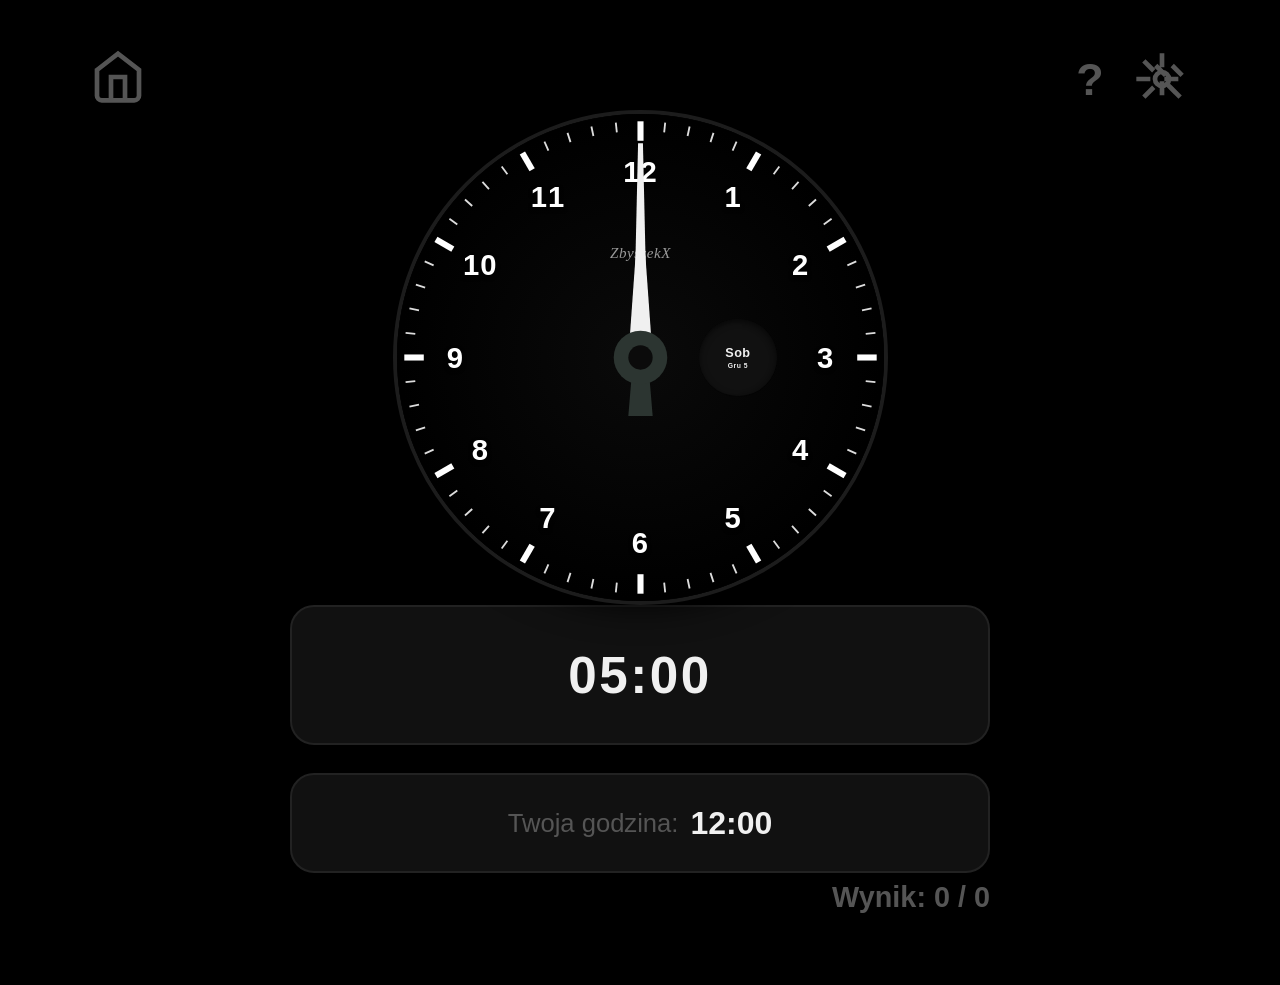
<file: ustaw.html>
<!DOCTYPE html>
<html lang="pl">
<head>
    <meta charset="UTF-8">
    <meta name="viewport" content="width=device-width, initial-scale=1.0">
    <title>Ustaw Godzinę</title>
    <link rel="stylesheet" href="clock-styles.css" />
    <style>
        * {
            margin: 0;
            padding: 0;
            box-sizing: border-box;
        }

        body {
            font-family: 'Segoe UI', Tahoma, Geneva, Verdana, sans-serif;
            background: #000;
            color: #f0f0f0;
            width: 100%;
            min-height: 100dvh;
            display: flex;
            flex-direction: column;
            align-items: center;
            justify-content: space-between;
            padding: clamp(16px, 4vw, 48px) 0 clamp(24px, 5vw, 64px);
        }

        /* Top bar */
        .topbar {
            width: min(1100px, 95vw);
            display: flex;
            justify-content: space-between;
            align-items: center;
        }

        .icon-btn {
            width: clamp(36px, 8vw, 56px);
            height: clamp(36px, 8vw, 56px);
            cursor: pointer;
            color: #555;
            transition: color 0.2s;
            -webkit-tap-highlight-color: transparent;
        }

        .icon-btn:hover { color: #f0f0f0; }

        .settings-icon {
            transition: color 0.2s, transform 0.2s;
        }

        .settings-icon:hover {
            transform: rotate(90deg);
        }

        /* Clock */
        #clockContainer .clock {
            width: clamp(280px, min(85vw, 55vh), 700px);
            height: clamp(280px, min(85vw, 55vh), 700px);
        }

        #clockContainer .clock .numbers .num {
            font-size: clamp(20px, 6cqi, 42px);
        }

        #clockContainer .clock .digital-time {
            font-size: clamp(9px, 2.6cqi, 18px);
        }

        #clockContainer .clock .digital-date {
            font-size: clamp(5px, 1.4cqi, 10px);
        }

        #clockContainer .clock .brand {
            font-size: clamp(11px, 3.1cqi, 22px);
        }

        /* Target & info panel */
        .info-panel {
            display: flex;
            flex-direction: column;
            gap: clamp(12px, 3vw, 28px);
            width: min(700px, 90vw);
        }

        .target-display {
            background: #111;
            border: 2px solid #222;
            border-radius: 24px;
            text-align: center;
            color: #f0f0f0;
            height: auto;
            min-height: clamp(70px, 12vw, 140px);
            padding: clamp(12px, 2vw, 16px);
            display: flex;
            flex-direction: column;
            align-items: center;
            justify-content: center;
            gap: 8px;
            cursor: pointer;
            transition: background 0.2s, border-color 0.2s;
            -webkit-tap-highlight-color: transparent;
        }

        .target-display:hover {
            background: #1a1a1a;
            border-color: #444;
        }

        .target-display:active {
            background: #222;
        }

        .target-display.correct {
            background: #16a34a;
            border-color: #16a34a;
        }

        .target-display.wrong {
            background: #dc2626;
            border-color: #dc2626;
        }

        .target-label {
            font-size: 1.2rem;
            opacity: 0.9;
            font-weight: 600;
        }

        .target-time {
            font-size: clamp(1.6rem, 5vw, 3.2rem);
            font-weight: 700;
            letter-spacing: 0.05em;
        }

        .user-time-display {
            text-align: center;
            height: auto;
            min-height: clamp(56px, 10vw, 100px);
            padding: clamp(10px, 2vw, 16px);
            background: #111;
            border: 2px solid #222;
            border-radius: 24px;
            font-size: clamp(1rem, 2.5vw, 1.6rem);
            color: #555;
            display: flex;
            align-items: center;
            justify-content: center;
            gap: 12px;
            transition: opacity 0.3s;
        }

        .user-time-display.hidden {
            opacity: 0;
            pointer-events: none;
        }

        .user-time-display strong {
            color: #f0f0f0;
            font-size: clamp(1.2rem, 3vw, 2rem);
        }

        /* Feedback & score */
        .bottom-info {
            width: min(700px, 90vw);
            display: flex;
            justify-content: space-between;
            align-items: center;
        }

        .feedback {
            font-size: 1.8rem;
            font-weight: 600;
            min-height: 48px;
            display: flex;
            flex-direction: column;
            gap: 6px;
        }

        .feedback.success { color: #16a34a; }
        .feedback.error   { color: #dc2626; }

        .score {
            font-size: 1.8rem;
            font-weight: 600;
            color: #555;
        }

        /* Modal */
        .modal {
            display: none;
            position: fixed;
            inset: 0;
            background: rgba(0, 0, 0, 0.7);
            z-index: 1000;
        }

        .modal.active {
            display: flex;
            align-items: center;
            justify-content: center;
        }

        .modal-content {
            background: #111;
            border: 2px solid #222;
            border-radius: 24px;
            padding: 48px;
            min-width: 600px;
            display: grid;
            gap: 20px;
        }

        .modal-modes {
            display: grid;
            gap: 16px;
        }

        .mode-toggle {
            padding: 24px 28px;
            border: 2px solid #333;
            background: #1a1a1a;
            border-radius: 16px;
            font-size: 1.2rem;
            font-weight: 600;
            cursor: pointer;
            color: #f0f0f0;
            transition: all 0.2s;
            -webkit-tap-highlight-color: transparent;
        }

        .mode-toggle:hover  { background: #222; }
        .mode-toggle.active { background: #2563eb; border-color: #2563eb; color: white; }

        .sound-toggle {
            display: flex;
            align-items: center;
            justify-content: space-between;
            padding: 24px 28px;
            background: #1a1a1a;
            border: 2px solid #333;
            border-radius: 16px;
            font-size: 1.4rem;
            font-weight: 600;
            cursor: pointer;
            -webkit-tap-highlight-color: transparent;
        }

        .toggle-switch {
            width: 72px;
            height: 36px;
            background: #333;
            border-radius: 18px;
            position: relative;
            transition: background 0.2s;
            flex-shrink: 0;
        }

        .toggle-switch.active {
            background: #16a34a;
        }

        .toggle-switch::after {
            content: '';
            position: absolute;
            width: 28px;
            height: 28px;
            background: white;
            border-radius: 50%;
            top: 4px;
            left: 4px;
            transition: transform 0.2s;
        }

        .toggle-switch.active::after {
            transform: translateX(36px);
        }

        /* Help hint */
        .hint-area {
            flex: 1;
            margin: 0 28px;
            color: #888;
            font-size: 1.3rem;
            font-weight: 500;
            line-height: 1.5;
            text-align: center;
            opacity: 0;
            pointer-events: none;
            transition: opacity 0.2s;
        }
        .hint-area.active { opacity: 1; }

        .topbar-right {
            display: flex;
            align-items: center;
            gap: 16px;
        }

        .help-btn {
            width: clamp(36px, 8vw, 56px);
            height: clamp(36px, 8vw, 56px);
            border: none;
            background: transparent;
            color: #555;
            font-size: 2.8rem;
            font-weight: 700;
            cursor: pointer;
            display: flex;
            align-items: center;
            justify-content: center;
            transition: color 0.2s;
            -webkit-tap-highlight-color: transparent;
            padding: 0;
            line-height: 1;
        }
        .help-btn:hover,
        .help-btn.active {
            color: #f0f0f0;
        }
    </style>
</head>
<body>

    <div class="topbar">
        <a href="start.html" title="Wróć do menu">
            <svg class="icon-btn" viewBox="0 0 24 24" fill="none" stroke="currentColor" stroke-width="2">
                <path d="M3 9l9-7 9 7v11a2 2 0 0 1-2 2H5a2 2 0 0 1-2-2z"></path>
                <polyline points="9 22 9 12 15 12 15 22"></polyline>
            </svg>
        </a>
        <div class="hint-area" id="hintArea">Ustaw wskazówki zegara na podaną godzinę, a następnie kliknij przycisk z godziną, aby sprawdzić.</div>
        <div class="topbar-right">
            <button class="help-btn" id="helpBtn">?</button>
            <svg class="icon-btn settings-icon" id="settingsIcon" viewBox="0 0 24 24" fill="none" stroke="currentColor" stroke-width="2">
                <circle cx="12" cy="12" r="3"></circle>
                <path d="M12 1v6m0 6v6M4.22 4.22l4.24 4.24m5.08 5.08l4.24 4.24M1 12h6m6 0h6M4.22 19.78l4.24-4.24m5.08-5.08l-4.24-4.24M19.78 19.78l-4.24-4.24m5.08-5.08l-4.24-4.24"></path>
            </svg>
        </div>
    </div>

    <div id="clockContainer"></div>

    <div class="info-panel">
        <div class="target-display" id="targetDisplay">
            <div class="target-time" id="targetTime">12:00</div>
        </div>

        <div class="user-time-display" id="userTimeDisplay">
            Twoja godzina: <strong id="userTime">12:00</strong>
        </div>
    </div>

    <div class="bottom-info">
        <div class="feedback" id="feedback"></div>
        <div class="score" id="score">Wynik: 0 / 0</div>
    </div>

    <div class="modal" id="settingsModal">
        <div class="modal-content">
            <div class="modal-modes">
                <button class="mode-toggle active" data-mode="full">Pełne godziny</button>
                <button class="mode-toggle" data-mode="half">Połówki (30 min)</button>
                <button class="mode-toggle" data-mode="quarter">Kwadranse (15, 45 min)</button>
                <button class="mode-toggle" data-mode="five">Co 5 minut</button>
                <button class="mode-toggle" data-mode="any">Każda minuta</button>
            </div>
            <div class="sound-toggle" id="soundToggleRow">
                <span>Dźwięki</span>
                <div class="toggle-switch active" id="soundToggle"></div>
            </div>
            <div class="sound-toggle" id="timeHintToggleRow">
                <span>Podpowiedź czasu</span>
                <div class="toggle-switch active" id="timeHintToggle"></div>
            </div>
        </div>
    </div>

    <script src="clock-renderer.js"></script>
    <script>
        // ==================== Load Global Settings ====================
        const STORAGE_KEYS = {
            activeModes: 'zegar_activeModes',
            soundEnabled: 'zegar_soundEnabled',
            showTimeHint: 'zegar_showTimeHint',
            clockBg: 'zegar_clockBg',
            handColor: 'zegar_handColor',
        };

        function loadGlobalSettings() {
            return {
                activeModes: JSON.parse(localStorage.getItem(STORAGE_KEYS.activeModes)) || ['full'],
                soundEnabled: localStorage.getItem(STORAGE_KEYS.soundEnabled) !== 'false',
                showTimeHint: localStorage.getItem(STORAGE_KEYS.showTimeHint) !== 'false',
                clockBg: localStorage.getItem(STORAGE_KEYS.clockBg) || 'solid',
                handColor: localStorage.getItem(STORAGE_KEYS.handColor) || 'white',
            };
        }

        const globalSettings = loadGlobalSettings();

        // ==================== Initialize Clock ====================
        const clockContainer = document.getElementById("clockContainer");
        let hasMovedHand = false;
        let isChecked = false;

        const clock = new ClockRenderer(clockContainer, {
            size: 'normal',
            interactive: true,
            showBrand: true,
            showDigital: true,
            showDate: true,
            showSecondHand: false,
            showBgControls: false,
            handColor: globalSettings.handColor,
            onTimeChange: (h, m) => {
                if (!hasMovedHand) {
                    hasMovedHand = true;
                }
                updateUserTimeDisplay();
            }
        });

        // Apply saved background
        clock.setBackground(globalSettings.clockBg);

        // ==================== Game State ====================
        let targetTime = { h: 12, m: 0 };
        let correctAnswers = 0;
        let totalAnswers = 0;
        let soundEnabled = globalSettings.soundEnabled;
        let showTimeHint = globalSettings.showTimeHint;
        let activeModes = new Set(globalSettings.activeModes);
        let audioContext = null;

        // ==================== Mode Configuration ====================
        const MODE_MINUTES = {
            full: [0],
            half: [30],
            quarter: [15, 45],
            five: [0, 5, 10, 15, 20, 25, 30, 35, 40, 45, 50, 55],
            any: Array.from({ length: 60 }, (_, i) => i),
        };

        const TOLERANCE_MAP = {
            full: 5,
            half: 4,
            quarter: 3,
            five: 2,
            any: 2,
        };

        // ==================== DOM Elements ====================
        const targetTimeEl = document.getElementById("targetTime");
        const targetDisplay = document.getElementById("targetDisplay");
        const userTimeEl = document.getElementById("userTime");
        const feedbackEl = document.getElementById("feedback");
        const scoreEl = document.getElementById("score");
        const settingsIcon = document.getElementById("settingsIcon");
        const settingsModal = document.getElementById("settingsModal");
        const soundToggle = document.getElementById("soundToggle");
        const timeHintToggle = document.getElementById("timeHintToggle");
        const userTimeDisplay = document.getElementById("userTimeDisplay");

        // ==================== Sync UI to Global Settings ====================
        document.querySelectorAll('.mode-toggle').forEach(btn => {
            btn.classList.toggle('active', activeModes.has(btn.dataset.mode));
        });
        soundToggle.classList.toggle('active', soundEnabled);
        timeHintToggle.classList.toggle('active', showTimeHint);
        userTimeDisplay.classList.toggle('hidden', !showTimeHint);

        // ==================== Audio Setup ====================
        function initAudioContext() {
            if (!audioContext) {
                audioContext = new (window.AudioContext || window.webkitAudioContext)();
            }
            if (audioContext.state === 'suspended') {
                audioContext.resume();
            }
        }

        function playBeep(frequency, duration) {
            if (!soundEnabled) return;
            
            initAudioContext();
            
            const oscillator = audioContext.createOscillator();
            const gainNode = audioContext.createGain();
            
            oscillator.connect(gainNode);
            gainNode.connect(audioContext.destination);
            
            oscillator.frequency.value = frequency;
            oscillator.type = 'sine';
            
            gainNode.gain.setValueAtTime(0.3, audioContext.currentTime);
            gainNode.gain.exponentialRampToValueAtTime(0.01, audioContext.currentTime + duration / 1000);
            
            oscillator.start(audioContext.currentTime);
            oscillator.stop(audioContext.currentTime + duration / 1000);
        }

        function playSuccess() { playBeep(880, 150); }
        function playError() { playBeep(220, 300); }

        // ==================== Time Functions ====================
        function formatTime(hour, minute) {
            const h = String(hour).padStart(2, "0");
            const m = String(minute).padStart(2, "0");
            return `${h}:${m}`;
        }

        function randomMinute() {
            const allMinutes = new Set();
            activeModes.forEach((mode) => {
                MODE_MINUTES[mode].forEach((m) => allMinutes.add(m));
            });
            const minutesArray = Array.from(allMinutes);
            return minutesArray[Math.floor(Math.random() * minutesArray.length)];
        }

        function getCurrentTolerance() {
            let minTolerance = 10;
            activeModes.forEach((mode) => {
                if (TOLERANCE_MAP[mode] < minTolerance) {
                    minTolerance = TOLERANCE_MAP[mode];
                }
            });
            return minTolerance;
        }

        function checkAnswerWithTolerance(userH, userM, correctH, correctM, toleranceMinutes) {
            const userTotal = ((userH - 1) % 12 + 1) === 12 ? (userM === 0 ? 0 : 12 * 60 + userM) : ((userH - 1) % 12) * 60 + userM;
            const correctTotal = ((correctH - 1) % 12 + 1) === 12 ? (correctM === 0 ? 0 : 12 * 60 + correctM) : ((correctH - 1) % 12) * 60 + correctM;
            
            let diff = Math.abs(userTotal - correctTotal);
            if (diff > 360) diff = 720 - diff;
            
            return diff <= toleranceMinutes;
        }

        function updateUserTimeDisplay() {
            const time = clock.getTime();
            userTimeEl.textContent = formatTime(time.h, time.m);
        }

        // ==================== Game Logic ====================
        function startNewQuestion() {
            const hour = Math.floor(Math.random() * 12) + 1;
            const minute = randomMinute();
            targetTime = { h: hour, m: minute };
            
            // Reset clock to 12:00
            clock.setTime(12, 0);
            clock.hideGhostHands();
            
            // Update displays
            targetTimeEl.textContent = formatTime(targetTime.h, targetTime.m);
            updateUserTimeDisplay();
            
            // Reset UI
            isChecked = false;
            hasMovedHand = false;
            feedbackEl.textContent = '';
            feedbackEl.className = 'feedback';
            targetDisplay.classList.remove('correct', 'wrong');
        }

        function handleCheck() {
            if (isChecked || !hasMovedHand) return;
            
            initAudioContext();
            isChecked = true;
            totalAnswers++;
            
            const userTime = clock.getTime();
            const tolerance = getCurrentTolerance();
            const isCorrect = checkAnswerWithTolerance(
                userTime.h, userTime.m,
                targetTime.h, targetTime.m,
                tolerance
            );
            
            if (isCorrect) {
                correctAnswers++;
                feedbackEl.textContent = `🎉 Świetnie!`;
                feedbackEl.className = 'feedback success';
                targetDisplay.classList.add('correct');
                playSuccess();
            } else {
                feedbackEl.textContent = `❌ Nie tym razem.`;
                feedbackEl.className = 'feedback error';
                targetDisplay.classList.add('wrong');
                playError();
                clock.showGhostHands(targetTime.h, targetTime.m);
            }
            
            scoreEl.textContent = `Wynik: ${correctAnswers} / ${totalAnswers}`;
            
            setTimeout(startNewQuestion, 2000);
        }

        // ==================== Click target to check ====================
        targetDisplay.addEventListener("click", handleCheck);

        // ==================== Modal & Settings ====================
        settingsIcon.addEventListener("click", () => {
            settingsModal.classList.add("active");
        });

        settingsModal.addEventListener("click", (e) => {
            if (e.target === settingsModal) {
                settingsModal.classList.remove("active");
            }
        });

        document.addEventListener("keydown", (e) => {
            if (e.key === "Escape") {
                settingsModal.classList.remove("active");
            }
        });

        document.querySelectorAll(".mode-toggle").forEach((btn) => {
            btn.addEventListener("click", () => {
                const mode = btn.dataset.mode;
                if (activeModes.has(mode)) {
                    if (activeModes.size > 1) {
                        activeModes.delete(mode);
                        btn.classList.remove("active");
                    }
                } else {
                    activeModes.add(mode);
                    btn.classList.add("active");
                }
            });
        });

        soundToggle.addEventListener("click", () => {
            soundEnabled = !soundEnabled;
            soundToggle.classList.toggle("active");
            if (soundEnabled) {
                initAudioContext();
                playBeep(660, 100);
            }
        });

        timeHintToggle.addEventListener("click", () => {
            showTimeHint = !showTimeHint;
            timeHintToggle.classList.toggle("active");
            userTimeDisplay.classList.toggle("hidden", !showTimeHint);
        });

        const helpBtn = document.getElementById('helpBtn');
        const hintArea = document.getElementById('hintArea');
        helpBtn.addEventListener('click', () => {
            hintArea.classList.toggle('active');
            helpBtn.classList.toggle('active');
        });

        // ==================== Initialize ====================
        startNewQuestion();
    </script>
</body>
</html>
</file>
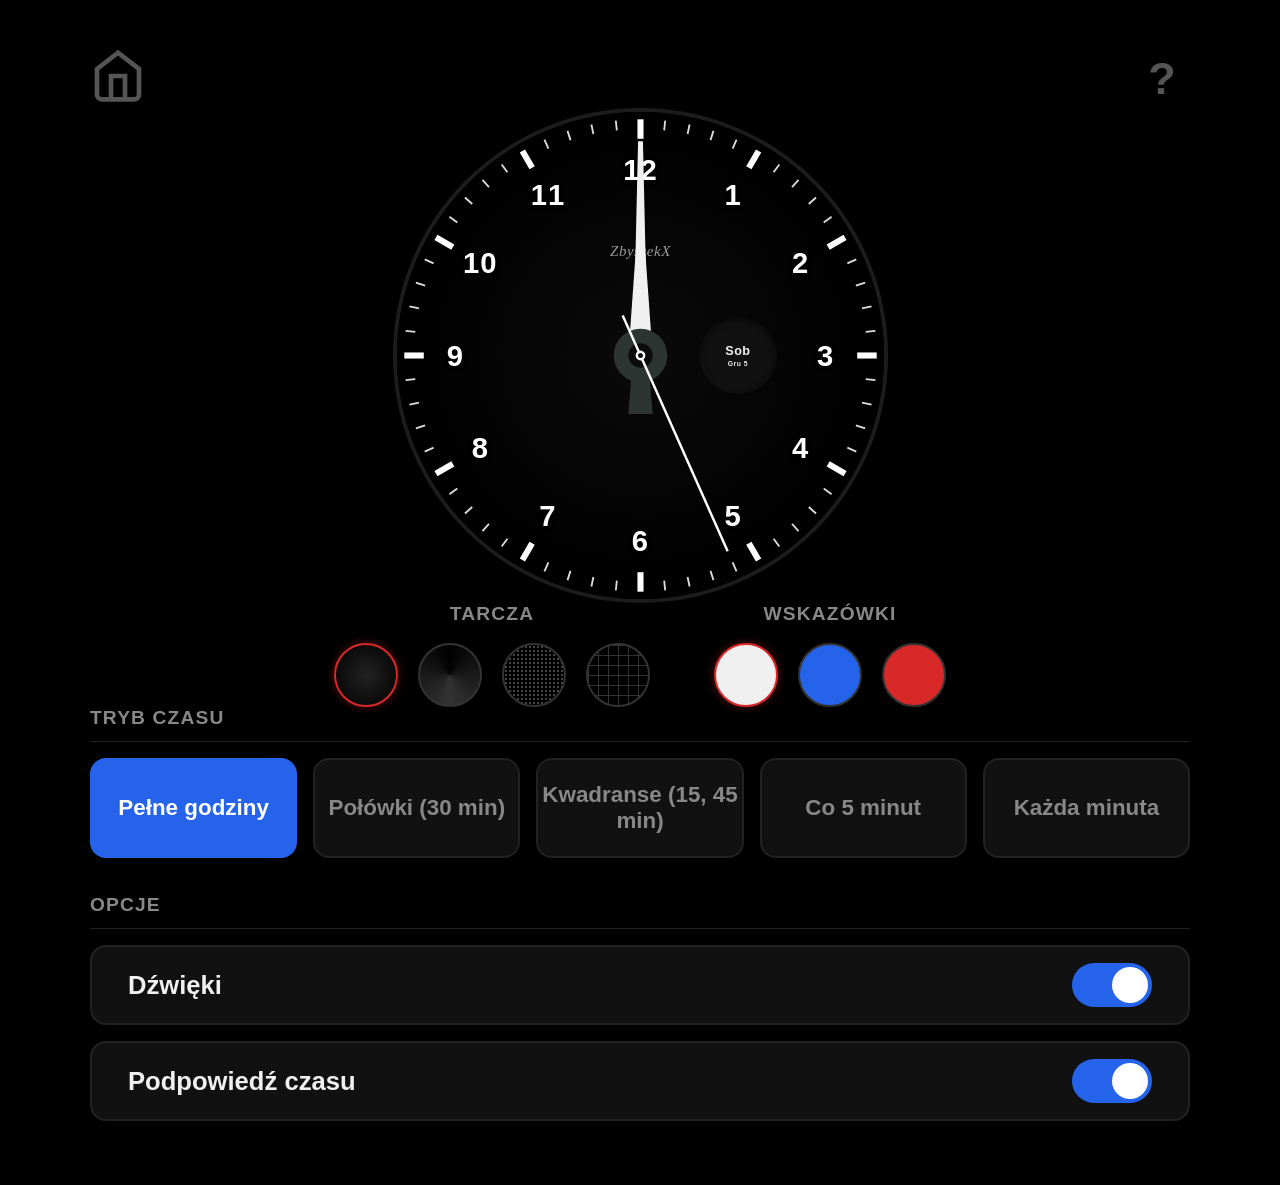
<file: ustawienia.html>
<!DOCTYPE html>
<html lang="pl">
<head>
  <meta charset="UTF-8">
  <meta name="viewport" content="width=device-width, initial-scale=1.0">
  <title>Ustawienia</title>
  <link rel="stylesheet" href="clock-styles.css" />
  <style>
    * {
      margin: 0;
      padding: 0;
      box-sizing: border-box;
    }

    body {
      background: #000;
      font-family: 'Segoe UI', Tahoma, Geneva, Verdana, sans-serif;
      width: 100%;
      min-height: 100dvh;
      display: flex;
      flex-direction: column;
      align-items: center;
      justify-content: space-between;
      padding: clamp(16px, 4vw, 48px) 0 clamp(24px, 5vw, 64px);
    }

    .topbar {
      width: min(1100px, 95vw);
      display: flex;
      justify-content: space-between;
      align-items: center;
    }

    .icon-btn {
      width: clamp(36px, 8vw, 56px);
      height: clamp(36px, 8vw, 56px);
      cursor: pointer;
      color: #555;
      transition: color 0.2s;
      -webkit-tap-highlight-color: transparent;
    }

    .icon-btn:hover { color: #f0f0f0; }

    #clockContainer .clock {
      width: clamp(280px, min(85vw, 55vh), 700px);
      height: clamp(280px, min(85vw, 55vh), 700px);
    }

    #clockContainer .clock .numbers .num { font-size: clamp(20px, 6cqi, 42px); }
    #clockContainer .clock .digital-time  { font-size: clamp(9px, 2.6cqi, 18px); }
    #clockContainer .clock .digital-date  { font-size: clamp(5px, 1.4cqi, 10px); }
    #clockContainer .clock .brand         { font-size: clamp(11px, 3.1cqi, 22px); }

    /* Help hint */
    .hint-area {
      flex: 1;
      margin: 0 28px;
      color: #888;
      font-size: 1.3rem;
      font-weight: 500;
      line-height: 1.5;
      text-align: center;
      opacity: 0;
      pointer-events: none;
      transition: opacity 0.2s;
    }
    .hint-area.active { opacity: 1; }

    .topbar-right {
      display: flex;
      align-items: center;
      gap: 16px;
    }

    .help-btn {
      width: clamp(36px, 8vw, 56px);
      height: clamp(36px, 8vw, 56px);
      border: none;
      background: transparent;
      color: #555;
      font-size: 2.8rem;
      font-weight: 700;
      cursor: pointer;
      display: flex;
      align-items: center;
      justify-content: center;
      transition: color 0.2s;
      -webkit-tap-highlight-color: transparent;
      padding: 0;
      line-height: 1;
    }
    .help-btn:hover,
    .help-btn.active {
      color: #f0f0f0;
    }

    /* ---- Controls row: bg icons + hand color icons ---- */
    .controls-row {
      width: min(1100px, 95vw);
      display: flex;
      align-items: center;
      justify-content: center;
      gap: clamp(24px, 5vw, 100px);
      flex-wrap: wrap;
    }

    .controls-group {
      display: flex;
      flex-direction: column;
      align-items: center;
      gap: 18px;
    }

    .controls-label {
      color: #888;
      font-size: 1.2rem;
      font-weight: 600;
      letter-spacing: 0.06em;
      text-transform: uppercase;
    }

    /* Override bg-btn size for the settings page */
    #bgControlsContainer .bg-controls {
      margin-top: 0;
      gap: 20px;
    }

    #bgControlsContainer .bg-controls .bg-btn {
      width: clamp(44px, 10vw, 64px);
      height: clamp(44px, 10vw, 64px);
    }

    /* Hand color dots — same shape as bg-btn */
    .hand-controls {
      display: flex;
      gap: 20px;
    }

    .hand-btn {
      width: clamp(44px, 10vw, 64px);
      height: clamp(44px, 10vw, 64px);
      border-radius: 50%;
      border: 2px solid #333;
      cursor: pointer;
      transition: transform 0.2s, border-color 0.2s;
      -webkit-tap-highlight-color: transparent;
    }

    .hand-btn:hover {
      transform: scale(1.1);
      border-color: #d82928;
    }

    .hand-btn.active {
      border-color: #d82928;
      box-shadow: 0 0 10px rgba(216, 41, 40, 0.4);
    }

    .hand-btn.h-white { background: #f0f0f0; }
    .hand-btn.h-blue  { background: #2563eb; }
    .hand-btn.h-red   { background: #d82928; }

    /* ---- Settings panel ---- */
    .settings-panel {
      width: min(1100px, 95vw);
      display: flex;
      flex-direction: column;
      gap: 36px;
    }

    .settings-section {
      display: flex;
      flex-direction: column;
      gap: 16px;
    }

    .settings-section-label {
      color: #888;
      font-size: 1.2rem;
      font-weight: 600;
      letter-spacing: 0.06em;
      text-transform: uppercase;
      padding-bottom: 12px;
      border-bottom: 1px solid #222;
    }

    .mode-toggles {
      display: flex;
      gap: clamp(8px, 1.5vw, 16px);
      flex-wrap: wrap;
    }

    .mode-toggle {
      flex: 1;
      min-width: clamp(100px, 28vw, 200px);
      height: clamp(60px, 12vw, 100px);
      background: #111;
      border: 2px solid #222;
      border-radius: 16px;
      color: #888;
      font-size: clamp(0.8rem, 2vw, 1.4rem);
      font-weight: 600;
      cursor: pointer;
      transition: background 0.2s, border-color 0.2s, color 0.2s;
      -webkit-tap-highlight-color: transparent;
    }

    .mode-toggle:hover  { background: #222; color: #f0f0f0; }
    .mode-toggle.active { background: #2563eb; border-color: #2563eb; color: white; }

    .toggle-row {
      display: flex;
      align-items: center;
      justify-content: space-between;
      height: clamp(56px, 10vw, 80px);
      background: #111;
      border: 2px solid #222;
      border-radius: 16px;
      padding: 0 clamp(16px, 4vw, 36px);
    }

    .toggle-row span {
      color: #f0f0f0;
      font-size: clamp(1rem, 2.5vw, 1.6rem);
      font-weight: 600;
    }

    .toggle-switch {
      width: clamp(56px, 10vw, 80px);
      height: clamp(30px, 6vw, 44px);
      background: #333;
      border-radius: clamp(15px, 3vw, 22px);
      cursor: pointer;
      position: relative;
      transition: background 0.2s;
      -webkit-tap-highlight-color: transparent;
    }

    .toggle-switch.active {
      background: #2563eb;
    }

    .toggle-switch::after {
      content: '';
      position: absolute;
      width: clamp(24px, 4.5vw, 36px);
      height: clamp(24px, 4.5vw, 36px);
      background: white;
      border-radius: 50%;
      top: 4px;
      left: 4px;
      transition: left 0.2s;
    }

    .toggle-switch.active::after {
      left: clamp(28px, 5vw, 40px);
    }
  </style>
</head>
<body>

<div class="topbar">
  <a href="start.html" title="Wróć do menu">
    <svg class="icon-btn" viewBox="0 0 24 24" fill="none" stroke="currentColor" stroke-width="2">
      <path d="M3 9l9-7 9 7v11a2 2 0 0 1-2 2H5a2 2 0 0 1-2-2z"></path>
      <polyline points="9 22 9 12 15 12 15 22"></polyline>
    </svg>
  </a>
  <div class="hint-area" id="hintArea">Ustaw domyślne opcje dla trybu quizu i ustawiania godziny.</div>
  <div class="topbar-right">
    <button class="help-btn" id="helpBtn">?</button>
  </div>
</div>

<div id="clockContainer"></div>

<div class="controls-row">
  <div class="controls-group">
    <div class="controls-label">Tarcza</div>
    <div id="bgControlsContainer"></div>
  </div>
  <div class="controls-group">
    <div class="controls-label">Wskazówki</div>
    <div class="hand-controls">
      <div class="hand-btn h-white active" data-color="white" title="Białe"></div>
      <div class="hand-btn h-blue" data-color="blue" title="Niebieskie"></div>
      <div class="hand-btn h-red" data-color="red" title="Czerwone"></div>
    </div>
  </div>
</div>

<div class="settings-panel">

  <div class="settings-section">
    <div class="settings-section-label">Tryb czasu</div>
    <div class="mode-toggles">
      <button class="mode-toggle active" data-mode="full">Pełne godziny</button>
      <button class="mode-toggle" data-mode="half">Połówki (30 min)</button>
      <button class="mode-toggle" data-mode="quarter">Kwadranse (15, 45 min)</button>
      <button class="mode-toggle" data-mode="five">Co 5 minut</button>
      <button class="mode-toggle" data-mode="any">Każda minuta</button>
    </div>
  </div>

  <div class="settings-section">
    <div class="settings-section-label">Opcje</div>
    <div class="toggle-row">
      <span>Dźwięki</span>
      <div class="toggle-switch active" id="soundToggle"></div>
    </div>
    <div class="toggle-row">
      <span>Podpowiedź czasu</span>
      <div class="toggle-switch active" id="timeHintToggle"></div>
    </div>
  </div>

</div>

<script src="clock-renderer.js"></script>
<script>
  // ==================== localStorage Keys ====================
  const STORAGE_KEYS = {
    activeModes: 'zegar_activeModes',
    soundEnabled: 'zegar_soundEnabled',
    showTimeHint: 'zegar_showTimeHint',
    clockBg: 'zegar_clockBg',
    handColor: 'zegar_handColor',
  };

  // ==================== Defaults ====================
  const DEFAULTS = {
    activeModes: ['full'],
    soundEnabled: true,
    showTimeHint: true,
    clockBg: 'solid',
    handColor: 'white',
  };

  // ==================== Load Settings ====================
  function loadSettings() {
    return {
      activeModes: JSON.parse(localStorage.getItem(STORAGE_KEYS.activeModes)) || DEFAULTS.activeModes,
      soundEnabled: localStorage.getItem(STORAGE_KEYS.soundEnabled) !== 'false',
      showTimeHint: localStorage.getItem(STORAGE_KEYS.showTimeHint) !== 'false',
      clockBg: localStorage.getItem(STORAGE_KEYS.clockBg) || DEFAULTS.clockBg,
      handColor: localStorage.getItem(STORAGE_KEYS.handColor) || DEFAULTS.handColor,
    };
  }

  // ==================== DOM References ====================
  const clockContainer = document.getElementById("clockContainer");
  const bgControlsContainer = document.getElementById("bgControlsContainer");
  const modeToggles = document.querySelectorAll('.mode-toggle');
  const handBtns = document.querySelectorAll('.hand-btn');
  const soundToggle = document.getElementById('soundToggle');
  const timeHintToggle = document.getElementById('timeHintToggle');
  const helpBtn = document.getElementById('helpBtn');
  const hintArea = document.getElementById('hintArea');

  // ==================== Initialize Settings ====================
  const settings = loadSettings();

  // ==================== Initialize Clock ====================
  const clock = new ClockRenderer(clockContainer, {
    size: 'normal',
    interactive: true,
    showBrand: true,
    showDigital: true,
    showDate: true,
    showSecondHand: true,
    showBgControls: true,
    bgControlsContainer: bgControlsContainer,
    handColor: settings.handColor,
  });

  // ==================== Apply Settings to UI ====================
  // Mode toggles
  modeToggles.forEach(btn => {
    btn.classList.toggle('active', settings.activeModes.includes(btn.dataset.mode));
  });

  // Hand color buttons
  handBtns.forEach(btn => {
    btn.classList.toggle('active', btn.dataset.color === settings.handColor);
  });

  // Background buttons (rendered by ClockRenderer)
  setTimeout(() => {
    const bgBtns = bgControlsContainer.querySelectorAll('.bg-btn');
    bgBtns.forEach(btn => {
      btn.classList.toggle('active', btn.dataset.bg === settings.clockBg);
    });
    clock.setBackground(settings.clockBg);
  }, 0);

  // Toggle switches
  soundToggle.classList.toggle('active', settings.soundEnabled);
  timeHintToggle.classList.toggle('active', settings.showTimeHint);

  // ==================== Event Listeners ====================

  // Mode toggles (multi-select)
  modeToggles.forEach(btn => {
    btn.addEventListener('click', () => {
      btn.classList.toggle('active');
      const activeModes = Array.from(modeToggles)
        .filter(b => b.classList.contains('active'))
        .map(b => b.dataset.mode);
      // Ensure at least one mode is active
      if (activeModes.length === 0) {
        btn.classList.add('active');
        activeModes.push(btn.dataset.mode);
      }
      localStorage.setItem(STORAGE_KEYS.activeModes, JSON.stringify(activeModes));
    });
  });

  // Hand color buttons (single-select)
  handBtns.forEach(btn => {
    btn.addEventListener('click', () => {
      handBtns.forEach(b => b.classList.remove('active'));
      btn.classList.add('active');
      const color = btn.dataset.color;
      localStorage.setItem(STORAGE_KEYS.handColor, color);
      clock.setHandColor(color);
    });
  });

  // Background buttons — inject listener after ClockRenderer creates them
  setTimeout(() => {
    const bgBtns = bgControlsContainer.querySelectorAll('.bg-btn');
    bgBtns.forEach(btn => {
      btn.addEventListener('click', () => {
        localStorage.setItem(STORAGE_KEYS.clockBg, btn.dataset.bg);
      });
    });
  }, 0);

  // Sound toggle
  soundToggle.addEventListener('click', () => {
    soundToggle.classList.toggle('active');
    const enabled = soundToggle.classList.contains('active');
    localStorage.setItem(STORAGE_KEYS.soundEnabled, enabled);
  });

  // Time hint toggle
  timeHintToggle.addEventListener('click', () => {
    timeHintToggle.classList.toggle('active');
    const enabled = timeHintToggle.classList.contains('active');
    localStorage.setItem(STORAGE_KEYS.showTimeHint, enabled);
  });

  // Help button
  helpBtn.addEventListener('click', () => {
    hintArea.classList.toggle('active');
    helpBtn.classList.toggle('active');
  });
</script>

</body>
</html>
</file>
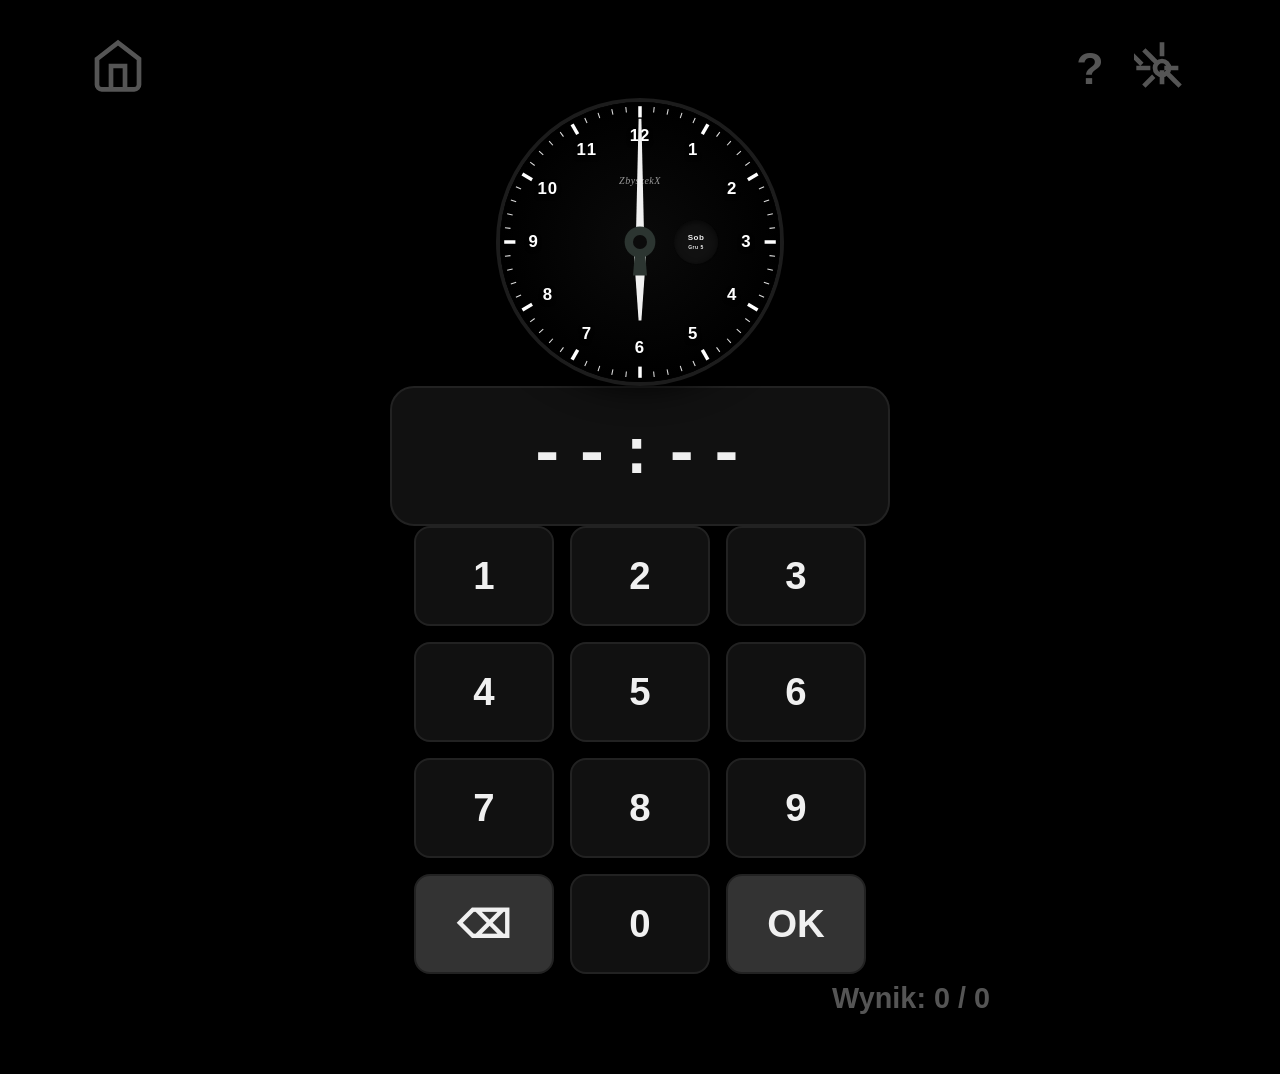
<file: wpisz.html>
<!DOCTYPE html>
<html lang="pl">
	<head>
		<meta charset="UTF-8" />
		<meta name="viewport" content="width=device-width, initial-scale=1.0" />
		<title>Wpisz Godzinę</title>
		<link rel="stylesheet" href="clock-styles.css" />
		<style>
			* {
				margin: 0;
				padding: 0;
				box-sizing: border-box;
			}

			body {
				font-family: "Segoe UI", Tahoma, Geneva, Verdana, sans-serif;
				background: #000;
				color: #f0f0f0;
				width: 100%;
				min-height: 100dvh;
				display: flex;
				flex-direction: column;
				align-items: center;
				justify-content: space-between;
				padding: clamp(12px, 3vw, 48px) 0 clamp(16px, 4vw, 64px);
			}

			/* Top bar */
			.topbar {
				width: min(1100px, 95vw);
				display: flex;
				justify-content: space-between;
				align-items: center;
			}

			.icon-btn {
				width: clamp(36px, 8vw, 56px);
				height: clamp(36px, 8vw, 56px);
				cursor: pointer;
				color: #555;
				transition: color 0.2s;
				-webkit-tap-highlight-color: transparent;
			}

			.icon-btn:hover { color: #f0f0f0; }

			.settings-icon {
				transition: color 0.2s, transform 0.2s;
			}

			.settings-icon:hover {
				transform: rotate(90deg);
			}

			/* Clock */
			#clockContainer .clock {
				width: clamp(200px, min(55vw, 32vh), 400px);
				height: clamp(200px, min(55vw, 32vh), 400px);
			}

			#clockContainer .clock .numbers .num {
				font-size: clamp(14px, 6cqi, 34px);
			}

			#clockContainer .clock .digital-time {
				font-size: clamp(8px, 2.6cqi, 15px);
			}

			#clockContainer .clock .digital-date {
				font-size: clamp(5px, 1.4cqi, 9px);
			}

			#clockContainer .clock .brand {
				font-size: clamp(10px, 3.1cqi, 18px);
			}

			/* Digital display */
			.digital-input-display {
				width: min(500px, 90vw);
				height: auto;
				min-height: clamp(60px, 12vw, 140px);
				padding: 12px;
				background: #111;
				border: 2px solid #222;
				border-radius: 24px;
				font-size: clamp(1.8rem, 8vw, 4rem);
				font-weight: 700;
				color: #f0f0f0;
				display: flex;
				align-items: center;
				justify-content: center;
				letter-spacing: 0.1em;
				font-family: "Consolas", "Courier New", monospace;
				transition: border-color 0.2s, background 0.2s;
				cursor: pointer;
				-webkit-tap-highlight-color: transparent;
			}

			.digital-input-display:not(.correct):not(.wrong):hover {
				border-color: #444;
			}

			.digital-input-display.correct {
				background: #16a34a;
				border-color: #16a34a;
			}

			.digital-input-display.wrong {
				background: #dc2626;
				border-color: #dc2626;
			}

			.digital-input-display .cursor {
				animation: blink 1s infinite;
			}

			@keyframes blink {
				0%, 50% { opacity: 1; }
				51%, 100% { opacity: 0; }
			}

			/* Keyboard */
			.keyboard {
				display: flex;
				flex-direction: column;
				gap: clamp(8px, 2vw, 16px);
				width: min(500px, 90vw);
			}

			.keyboard-row {
				display: flex;
				gap: clamp(8px, 2vw, 16px);
				justify-content: center;
			}

			.key {
				width: clamp(60px, 27vw, 140px);
				height: clamp(44px, 12vw, 100px);
				background: #111;
				border: 2px solid #222;
				border-radius: 16px;
				font-size: clamp(1.2rem, 3.5vw, 2.4rem);
				font-weight: 600;
				cursor: pointer;
				color: #f0f0f0;
				transition: background 0.2s, border-color 0.2s;
				-webkit-tap-highlight-color: transparent;
				display: flex;
				align-items: center;
				justify-content: center;
			}

			.key:hover {
				background: #1a1a1a;
				border-color: #444;
			}

			.key:active {
				background: #222;
			}

			.key.key-wide {
				width: clamp(100px, 43vw, 220px);
			}

			.key.key-confirm {
				background: #333;
			}

			.key.key-confirm:hover {
				background: #444;
			}

			.key.key-delete {
				background: #333;
			}

			.key.key-delete:hover {
				background: #444;
			}

			/* Feedback & score */
			.bottom-info {
				width: min(700px, 90vw);
				display: flex;
				justify-content: space-between;
				align-items: center;
			}

			.feedback {
				font-size: 1.8rem;
				font-weight: 600;
				min-height: 48px;
			}

			.feedback.ok  { color: #16a34a; }
			.feedback.bad { color: #dc2626; }

			.score {
				font-size: 1.8rem;
				font-weight: 600;
				color: #555;
			}

			/* Modal */
			.modal {
				display: none;
				position: fixed;
				inset: 0;
				background: rgba(0, 0, 0, 0.7);
				z-index: 1000;
			}

			.modal.active {
				display: flex;
				align-items: center;
				justify-content: center;
			}

			.modal-content {
				background: #111;
				border: 2px solid #222;
				border-radius: 24px;
				padding: 48px;
				min-width: 600px;
				display: grid;
				gap: 20px;
			}

			.modal-modes {
				display: grid;
				gap: 16px;
			}

			.mode-toggle {
				padding: 24px 28px;
				border: 2px solid #333;
				background: #1a1a1a;
				border-radius: 16px;
				font-size: 1.2rem;
				font-weight: 600;
				cursor: pointer;
				color: #f0f0f0;
				transition: all 0.2s;
				-webkit-tap-highlight-color: transparent;
			}

			.mode-toggle:hover  { background: #222; }
			.mode-toggle.active { background: #2563eb; border-color: #2563eb; color: white; }

			.sound-toggle {
				display: flex;
				align-items: center;
				justify-content: space-between;
				padding: 24px 28px;
				background: #1a1a1a;
				border: 2px solid #333;
				border-radius: 16px;
				font-size: 1.4rem;
				font-weight: 600;
				cursor: pointer;
				-webkit-tap-highlight-color: transparent;
			}

			.toggle-switch {
				width: 72px;
				height: 36px;
				background: #333;
				border-radius: 18px;
				position: relative;
				transition: background 0.2s;
				flex-shrink: 0;
			}

			.toggle-switch.active {
				background: #16a34a;
			}

			.toggle-switch::after {
				content: '';
				position: absolute;
				width: 28px;
				height: 28px;
				background: white;
				border-radius: 50%;
				top: 4px;
				left: 4px;
				transition: transform 0.2s;
			}

			.toggle-switch.active::after {
				transform: translateX(36px);
			}

			/* Help hint */
			.hint-area {
				flex: 1;
				margin: 0 28px;
				color: #888;
				font-size: 1.3rem;
				font-weight: 500;
				line-height: 1.5;
				text-align: center;
				opacity: 0;
				pointer-events: none;
				transition: opacity 0.2s;
			}
			.hint-area.active { opacity: 1; }

			.topbar-right {
				display: flex;
				align-items: center;
				gap: 16px;
			}

			.help-btn {
				width: clamp(36px, 8vw, 56px);
				height: clamp(36px, 8vw, 56px);
				border: none;
				background: transparent;
				color: #555;
				font-size: 2.8rem;
				font-weight: 700;
				cursor: pointer;
				display: flex;
				align-items: center;
				justify-content: center;
				transition: color 0.2s;
				-webkit-tap-highlight-color: transparent;
				padding: 0;
				line-height: 1;
			}
			.help-btn:hover,
			.help-btn.active {
				color: #f0f0f0;
			}
		</style>
	</head>
	<body>

		<div class="topbar">
			<a href="start.html" title="Wróć do menu">
				<svg class="icon-btn" viewBox="0 0 24 24" fill="none" stroke="currentColor" stroke-width="2">
					<path d="M3 9l9-7 9 7v11a2 2 0 0 1-2 2H5a2 2 0 0 1-2-2z"></path>
					<polyline points="9 22 9 12 15 12 15 22"></polyline>
				</svg>
			</a>
			<div class="hint-area" id="hintArea">Odczytaj godzinę z zegara i wpisz ją na klawiaturze cyfrowej. Zatwierdź przyciskiem OK.</div>
			<div class="topbar-right">
				<button class="help-btn" id="helpBtn">?</button>
				<svg class="icon-btn settings-icon" id="settingsIcon" viewBox="0 0 24 24" fill="none" stroke="currentColor" stroke-width="2">
					<circle cx="12" cy="12" r="3"></circle>
					<path d="M12 1v6m0 6v6M4.22 4.22l4.24 4.24m5.08 5.08l4.24 4.24M1 12h6m6 0h6M4.22 19.78l4.24-4.24m-5.08-5.08l-4.24-4.24M19.78 19.78l-4.24-4.24m-5.08-5.08l-4.24-4.24"></path>
				</svg>
			</div>
		</div>

		<div id="clockContainer"></div>

		<div class="digital-input-display" id="digitalDisplay">--:--</div>

		<div class="keyboard">
			<div class="keyboard-row">
				<button class="key" data-key="1">1</button>
				<button class="key" data-key="2">2</button>
				<button class="key" data-key="3">3</button>
			</div>
			<div class="keyboard-row">
				<button class="key" data-key="4">4</button>
				<button class="key" data-key="5">5</button>
				<button class="key" data-key="6">6</button>
			</div>
			<div class="keyboard-row">
				<button class="key" data-key="7">7</button>
				<button class="key" data-key="8">8</button>
				<button class="key" data-key="9">9</button>
			</div>
			<div class="keyboard-row">
				<button class="key key-delete" data-key="delete">⌫</button>
				<button class="key" data-key="0">0</button>
				<button class="key key-confirm" data-key="ok">OK</button>
			</div>
		</div>

		<div class="bottom-info">
			<div class="feedback" id="feedback"></div>
			<div class="score" id="score">Wynik: 0 / 0</div>
		</div>

		<div class="modal" id="settingsModal">
			<div class="modal-content">
				<div class="modal-modes">
					<button class="mode-toggle active" data-mode="full">Pełne godziny</button>
					<button class="mode-toggle" data-mode="half">Połówki (30 min)</button>
					<button class="mode-toggle" data-mode="quarter">Kwadranse (15, 45 min)</button>
					<button class="mode-toggle" data-mode="five">Co 5 minut</button>
					<button class="mode-toggle" data-mode="any">Każda minuta</button>
				</div>
				<div class="sound-toggle" id="soundToggleRow">
					<span>Dźwięki</span>
					<div class="toggle-switch active" id="soundToggle"></div>
				</div>
			</div>
		</div>

		<script src="clock-renderer.js"></script>
		<script>
			// ==================== Load Global Settings ====================
			const STORAGE_KEYS = {
				activeModes: 'zegar_activeModes',
				soundEnabled: 'zegar_soundEnabled',
				clockBg: 'zegar_clockBg',
				handColor: 'zegar_handColor',
			};

			function loadGlobalSettings() {
				return {
					activeModes: JSON.parse(localStorage.getItem(STORAGE_KEYS.activeModes)) || ['full'],
					soundEnabled: localStorage.getItem(STORAGE_KEYS.soundEnabled) !== 'false',
					clockBg: localStorage.getItem(STORAGE_KEYS.clockBg) || 'solid',
					handColor: localStorage.getItem(STORAGE_KEYS.handColor) || 'white',
				};
			}

			const globalSettings = loadGlobalSettings();

			// Initialize clock using the module
			const clockContainer = document.getElementById("clockContainer");
			const clock = new ClockRenderer(clockContainer, {
				size: 'sm',
				interactive: false,
				showBrand: true,
				showDigital: true,
				showDate: true,
				showSecondHand: false,
				showBgControls: false,
				handColor: globalSettings.handColor,
			});

			// Apply saved background
			clock.setBackground(globalSettings.clockBg);

			const feedbackEl = document.getElementById("feedback");
			const scoreEl = document.getElementById("score");
			const digitalDisplay = document.getElementById("digitalDisplay");

			let currentTime = { hour: 12, minute: 0 };
			let inputValue = "";
			let totalAnswers = 0;
			let correctAnswers = 0;
			let activeModes = new Set(globalSettings.activeModes);
			let soundEnabled = globalSettings.soundEnabled;
			let audioContext = null;
			let isChecking = false;

			// Sync mode toggles UI to match loaded settings
			document.querySelectorAll('.mode-toggle').forEach(btn => {
				btn.classList.toggle('active', activeModes.has(btn.dataset.mode));
			});

			// Sync sound toggle UI
			const soundToggleInit = document.getElementById('soundToggle');
			soundToggleInit.classList.toggle('active', soundEnabled);

			function initAudioContext() {
				if (!audioContext) {
					audioContext = new (window.AudioContext || window.webkitAudioContext)();
				}
				if (audioContext.state === 'suspended') {
					audioContext.resume();
				}
			}

			function playBeep(frequency, duration) {
				if (!soundEnabled) return;
				initAudioContext();
				const oscillator = audioContext.createOscillator();
				const gainNode = audioContext.createGain();
				oscillator.connect(gainNode);
				gainNode.connect(audioContext.destination);
				oscillator.frequency.value = frequency;
				oscillator.type = 'sine';
				gainNode.gain.setValueAtTime(0.3, audioContext.currentTime);
				gainNode.gain.exponentialRampToValueAtTime(0.01, audioContext.currentTime + duration / 1000);
				oscillator.start(audioContext.currentTime);
				oscillator.stop(audioContext.currentTime + duration / 1000);
			}

			function playSuccess() { playBeep(880, 150); }
			function playError()   { playBeep(220, 300); }
			function playClick()   { playBeep(440, 50); }

			const MODE_MINUTES = {
				full: [0],
				half: [30],
				quarter: [15, 45],
				five: [0, 5, 10, 15, 20, 25, 30, 35, 40, 45, 50, 55],
				any: Array.from({ length: 60 }, (_, i) => i),
			};

			function formatTime(hour, minute) {
				const h = String(hour).padStart(2, "0");
				const m = String(minute).padStart(2, "0");
				return `${h}:${m}`;
			}

			function randomMinute() {
				const allMinutes = new Set();
				activeModes.forEach((mode) => {
					MODE_MINUTES[mode].forEach((m) => allMinutes.add(m));
				});
				const minutesArray = Array.from(allMinutes);
				return minutesArray[Math.floor(Math.random() * minutesArray.length)];
			}

			function updateDisplay() {
				// Format input as HH:MM
				let display = "";
				const digits = inputValue.padEnd(4, "-");
				display = digits.slice(0, 2) + ":" + digits.slice(2, 4);
				digitalDisplay.textContent = display;
			}

			function setNewQuestion() {
				const hour = Math.floor(Math.random() * 12) + 1;
				const minute = randomMinute();
				currentTime = { hour, minute };

				// Use clock renderer to display time
				clock.setTime(hour, minute);

				// Reset input
				inputValue = "";
				isChecking = false;
				updateDisplay();

				digitalDisplay.classList.remove("correct", "wrong");
				feedbackEl.textContent = "";
				feedbackEl.className = "feedback";
			}

			function handleKeyPress(key) {
				if (isChecking) return;

				if (key === "delete") {
					if (inputValue.length > 0) {
						inputValue = inputValue.slice(0, -1);
						playClick();
					}
				} else if (key === "ok") {
					checkAnswer();
				} else if (inputValue.length < 4) {
					inputValue += key;
					playClick();
				}

				updateDisplay();
			}

			function checkAnswer() {
				if (inputValue.length !== 4 || isChecking) return;

				isChecking = true;
				totalAnswers += 1;

				const inputHour = parseInt(inputValue.slice(0, 2), 10);
				const inputMinute = parseInt(inputValue.slice(2, 4), 10);
				const correctTimeText = formatTime(currentTime.hour, currentTime.minute);

				// Check if answer matches (allowing 12 to match with leading zero as 12)
				const isCorrect = (inputHour === currentTime.hour || (inputHour === 0 && currentTime.hour === 12)) 
					&& inputMinute === currentTime.minute;

				if (isCorrect) {
					correctAnswers += 1;
					feedbackEl.textContent = `Dobrze! ${correctTimeText}.`;
					feedbackEl.className = "feedback ok";
					digitalDisplay.classList.add("correct");
					playSuccess();
				} else {
					feedbackEl.textContent = `Nie tym razem. ${correctTimeText}.`;
					feedbackEl.className = "feedback bad";
					digitalDisplay.classList.add("wrong");
					playError();
				}
				scoreEl.textContent = `Wynik: ${correctAnswers} / ${totalAnswers}`;

				setTimeout(setNewQuestion, 2000);
			}

			// Keyboard event listeners
			document.querySelectorAll('.key').forEach(key => {
				key.addEventListener('click', () => {
					handleKeyPress(key.dataset.key);
				});
			});

			// Click on digital display to confirm
			digitalDisplay.addEventListener('click', () => {
				handleKeyPress('ok');
			});

			// Physical keyboard support
			document.addEventListener('keydown', (e) => {
				if (e.key >= '0' && e.key <= '9') {
					handleKeyPress(e.key);
				} else if (e.key === 'Backspace') {
					handleKeyPress('delete');
				} else if (e.key === 'Enter') {
					handleKeyPress('ok');
				}
			});

			const settingsIcon = document.getElementById("settingsIcon");
			const settingsModal = document.getElementById("settingsModal");

			settingsIcon.addEventListener("click", () => {
				settingsModal.classList.add("active");
			});

			settingsModal.addEventListener("click", (e) => {
				if (e.target === settingsModal) {
					settingsModal.classList.remove("active");
				}
			});

			document.addEventListener("keydown", (e) => {
				if (e.key === "Escape") {
					settingsModal.classList.remove("active");
				}
			});

			document.querySelectorAll(".mode-toggle").forEach((btn) => {
				btn.addEventListener("click", () => {
					const mode = btn.dataset.mode;
					if (activeModes.has(mode)) {
						if (activeModes.size > 1) {
							activeModes.delete(mode);
							btn.classList.remove("active");
						}
					} else {
						activeModes.add(mode);
						btn.classList.add("active");
					}
					setNewQuestion();
				});
			});

			const soundToggle = document.getElementById("soundToggle");
			soundToggle.addEventListener("click", () => {
				soundEnabled = !soundEnabled;
				soundToggle.classList.toggle("active");
				if (soundEnabled) {
					initAudioContext();
					playBeep(660, 100);
				}
			});

			const helpBtn = document.getElementById('helpBtn');
			const hintArea = document.getElementById('hintArea');
			helpBtn.addEventListener('click', () => {
				hintArea.classList.toggle('active');
				helpBtn.classList.toggle('active');
			});

			setNewQuestion();
		</script>
	</body>
</html>
</file>
<file: clock-styles.css>
/* ZbyszekX Clock Face Styles */

/* Main Watch Container */
.clock {
  position: relative;
  width: clamp(240px, min(80vw, 60vh), 500px);
  height: clamp(240px, min(80vw, 60vh), 500px);
  border-radius: 50%;
  box-shadow: 
    0 0 35px rgba(0,0,0,0.9), 
    inset 0 0 15px rgba(255,255,255,0.05);
  border: 4px solid #1c1c1c;
  overflow: hidden;
  flex-shrink: 0;
  container-type: inline-size;
}

.clock.interactive {
  cursor: grab;
  touch-action: none;
}

.clock.interactive:active {
  cursor: grabbing;
}

/* Size variants */
.clock.clock-sm {
  width: clamp(180px, min(70vw, 45vh), 300px);
  height: clamp(180px, min(70vw, 45vh), 300px);
}

.clock.clock-lg {
  width: clamp(280px, min(85vw, 70vh), 600px);
  height: clamp(280px, min(85vw, 70vh), 600px);
}

/* Background Layers */
.clock .bg-layer {
  position: absolute;
  top: 0;
  left: 0;
  width: 100%;
  height: 100%;
  transition: opacity 0.4s ease;
  opacity: 0;
  z-index: 1;
}

.clock .bg-layer.active {
  opacity: 1;
}

/* 1. Solid Black */
.clock .bg-solid {
  background-color: #030303;
  background-image: radial-gradient(circle at center, #0a0a0a 0%, #000 70%);
}

/* 2. Spiral Aperture */
.clock .bg-spiral {
  background: 
    radial-gradient(circle at center, transparent 30%, rgba(0,0,0,0.8) 100%),
    conic-gradient(from 0deg at 50% 50%, #000 0deg, #151515 5deg, #000 10deg, #151515 15deg, #000 20deg, #151515 25deg, #000 30deg, #151515 35deg, #000 40deg, #151515 45deg, #000 50deg, #151515 55deg, #000 60deg, #151515 65deg, #000 70deg, #151515 75deg, #000 80deg, #151515 85deg, #000 90deg, #151515 95deg, #000 100deg, #151515 105deg, #000 110deg, #151515 115deg, #000 120deg, #151515 125deg, #000 130deg, #151515 135deg, #000 140deg, #151515 145deg, #000 150deg, #151515 155deg, #000 160deg, #151515 165deg, #000 170deg, #151515 175deg, #000 180deg, #151515 185deg, #000 190deg, #151515 195deg, #000 200deg, #151515 205deg, #000 210deg, #151515 215deg, #000 220deg, #151515 225deg, #000 230deg, #151515 235deg, #000 240deg, #151515 245deg, #000 250deg, #151515 255deg, #000 260deg, #151515 265deg, #000 270deg, #151515 275deg, #000 280deg, #151515 285deg, #000 290deg, #151515 295deg, #000 300deg, #151515 305deg, #000 310deg, #151515 315deg, #000 320deg, #151515 325deg, #000 330deg, #151515 335deg, #000 340deg, #151515 345deg, #000 350deg, #151515 355deg, #000 360deg);
}

/* 3. Carbon Grid */
.clock .bg-grid {
  background-color: #080808;
  background-image: 
    linear-gradient(rgba(255, 255, 255, 0.04) 1px, transparent 1px),
    linear-gradient(90deg, rgba(255, 255, 255, 0.04) 1px, transparent 1px);
  background-size: 8px 8px;
}
.clock .bg-grid::after {
  content: ""; position: absolute; inset: 0;
  background: radial-gradient(circle at center, transparent 20%, rgba(0,0,0,0.8) 90%);
}

/* 4. Tech Circuit */
.clock .bg-tech {
  background-color: #050505;
  background-image: 
    linear-gradient(rgba(255, 255, 255, 0.03) 1px, transparent 1.5px),
    linear-gradient(90deg, rgba(255, 255, 255, 0.03) 1px, transparent 1.5px),
    linear-gradient(rgba(255, 255, 255, 0.02) 1px, transparent 1px),
    linear-gradient(90deg, rgba(255, 255, 255, 0.02) 1px, transparent 1px);
  background-size: 40px 40px, 40px 40px, 10px 10px, 10px 10px;
  background-position: -1px -1px;
}
.clock .bg-tech::before {
  content: ""; position: absolute; inset: 0;
  background: radial-gradient(circle at center, transparent 0%, rgba(0,0,0,0.6) 100%);
}

/* Brand Typography */
.clock .brand {
  position: absolute;
  top: 27%;
  left: 0;
  width: 100%;
  text-align: center;
  color: #999;
  font-family: "Georgia", serif;
  font-style: italic;
  font-size: clamp(10px, 4.5cqi, 18px);
  letter-spacing: 0.5px;
  z-index: 10;
}

.clock.clock-sm .brand {
  top: 26%;
}

/* Digital Right Sub-dial */
.clock .digital-display {
  position: absolute;
  top: 42%;
  left: 62%;
  width: 16%;
  height: 16%;
  background-color: rgba(20, 21, 20, 0.8);
  border-radius: 50%;
  display: flex;
  flex-direction: column;
  justify-content: center;
  align-items: center;
  box-shadow: inset 0 2px 6px rgba(0,0,0,0.6);
  z-index: 10;
  backdrop-filter: blur(2px);
}

.clock .digital-time {
  color: #f0f0f0;
  font-weight: 800;
  font-size: clamp(8px, 3.75cqi, 15px);
  letter-spacing: 0.5px;
  margin-bottom: 2px;
  font-family: "Trebuchet MS", sans-serif;
}

.clock .digital-date {
  color: #d82928;
  font-size: clamp(5px, 2.25cqi, 9px);
  font-weight: 700;
  letter-spacing: 0.5px;
}

/* .clock-sm digital font sizes handled automatically by container query */

/* Numbers */
.clock .numbers {
  position: absolute;
  top: 0;
  left: 0;
  width: 100%;
  height: 100%;
  z-index: 10;
  pointer-events: none;
}

.clock .numbers .num {
  position: absolute;
  transform: translate(-50%, -50%);
  color: white;
  font-size: clamp(14px, 8.5cqi, 34px);
  font-weight: 900;
  font-family: "Impact", sans-serif;
  letter-spacing: 1px;
  text-shadow: 0 2px 4px rgba(0,0,0,0.5);
}

.clock.clock-sm .numbers .num {
  font-size: clamp(12px, 8.5cqi, 26px);
}

/* Number positions (percentage based) */
.clock .num.n12 { top: 12%; left: 50%; }
.clock .num.n1  { top: 17.1%; left: 69%; }
.clock .num.n2  { top: 31%; left: 82.9%; }
.clock .num.n3  { top: 50%; left: 88%; }
.clock .num.n4  { top: 69%; left: 82.9%; }
.clock .num.n5  { top: 82.9%; left: 69%; }
.clock .num.n6  { top: 88%; left: 50%; }
.clock .num.n7  { top: 82.9%; left: 31%; }
.clock .num.n8  { top: 69%; left: 17.1%; }
.clock .num.n9  { top: 50%; left: 12%; }
.clock .num.n10 { top: 31%; left: 17.1%; }
.clock .num.n11 { top: 17.1%; left: 31%; }

/* SVG Overlays */
.clock svg.overlay {
  position: absolute;
  top: 0;
  left: 0;
  width: 100%;
  height: 100%;
  z-index: 20;
}

/* Background Selector Buttons */
.bg-controls {
  display: flex;
  gap: 12px;
  justify-content: center;
  margin-top: 16px;
}

.bg-controls .bg-btn {
  width: clamp(28px, 6vw, 36px);
  height: clamp(28px, 6vw, 36px);
  border-radius: 50%;
  border: 2px solid #333;
  cursor: pointer;
  transition: transform 0.2s, border-color 0.2s;
  overflow: hidden;
  position: relative;
  background: #000;
}

/* ===== Media Queries dla małych ekranów (< 480px) ===== */
@media (max-width: 480px) {
  .clock {
    width: clamp(200px, min(88vw, 55vh), 340px);
    height: clamp(200px, min(88vw, 55vh), 340px);
    border-width: 3px;
  }

  .clock.clock-sm {
    width: clamp(160px, min(78vw, 42vh), 260px);
    height: clamp(160px, min(78vw, 42vh), 260px);
  }

  .clock.clock-lg {
    width: clamp(220px, min(92vw, 60vh), 380px);
    height: clamp(220px, min(92vw, 60vh), 380px);
  }

  .bg-controls {
    gap: 8px;
    margin-top: 10px;
  }

  .bg-controls .bg-btn {
    width: clamp(24px, 7vw, 32px);
    height: clamp(24px, 7vw, 32px);
  }
}

.bg-controls .bg-btn:hover {
  transform: scale(1.1);
  border-color: #d82928;
}

.bg-controls .bg-btn.active {
  border-color: #d82928;
  box-shadow: 0 0 10px rgba(216, 41, 40, 0.4);
}

/* Button Mini-Previews */
.bg-controls .p-solid { background: radial-gradient(circle, #222, #000); }
.bg-controls .p-spiral { background: conic-gradient(#000, #333, #000); }
.bg-controls .p-grid { background-image: radial-gradient(#444 1px, transparent 0); background-size: 4px 4px; }
.bg-controls .p-tech { background-image: linear-gradient(#333 1px, transparent 0), linear-gradient(90deg, #333 1px, transparent 0); background-size: 10px 10px; }

/* Ghost hands for showing correct answer */
.clock .ghost-hour,
.clock .ghost-minute {
  opacity: 0.5;
}

.clock .ghost-hour polygon,
.clock .ghost-minute polygon {
  fill: #16a34a !important;
}
</file>
